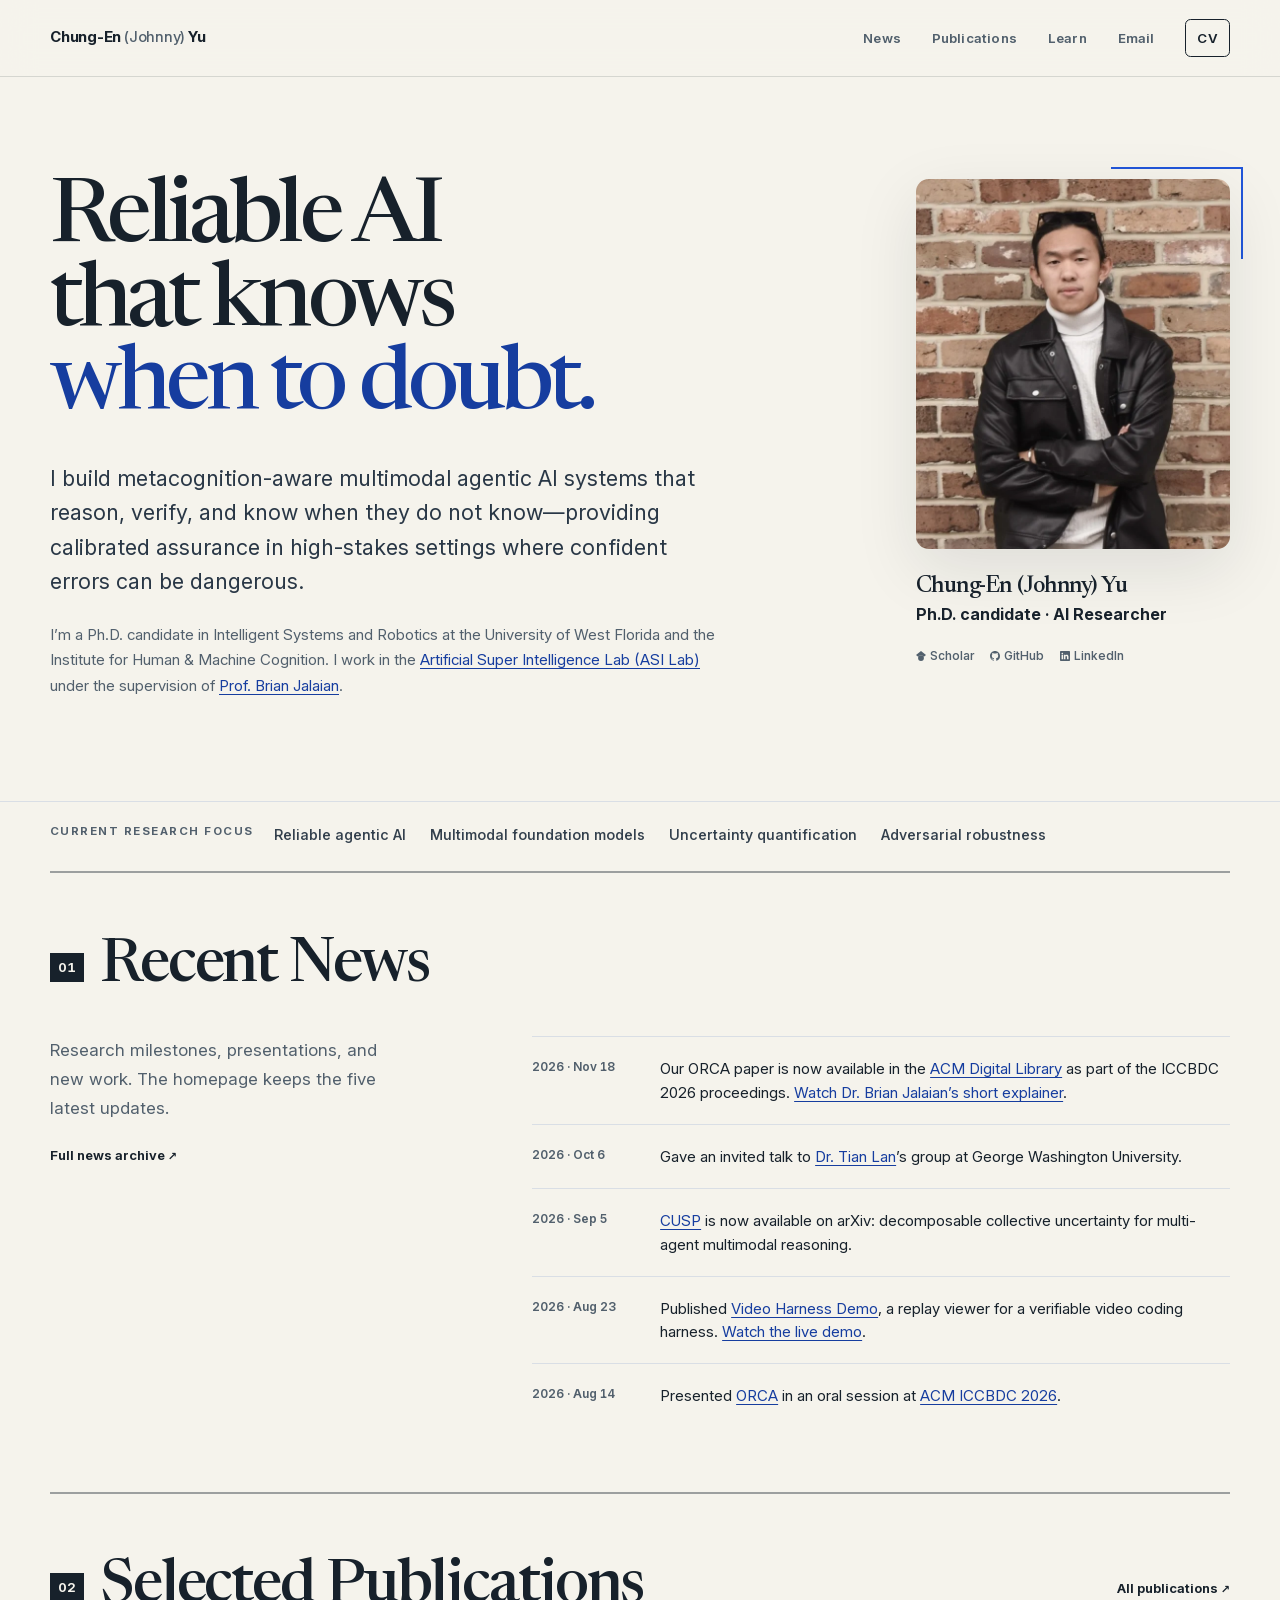
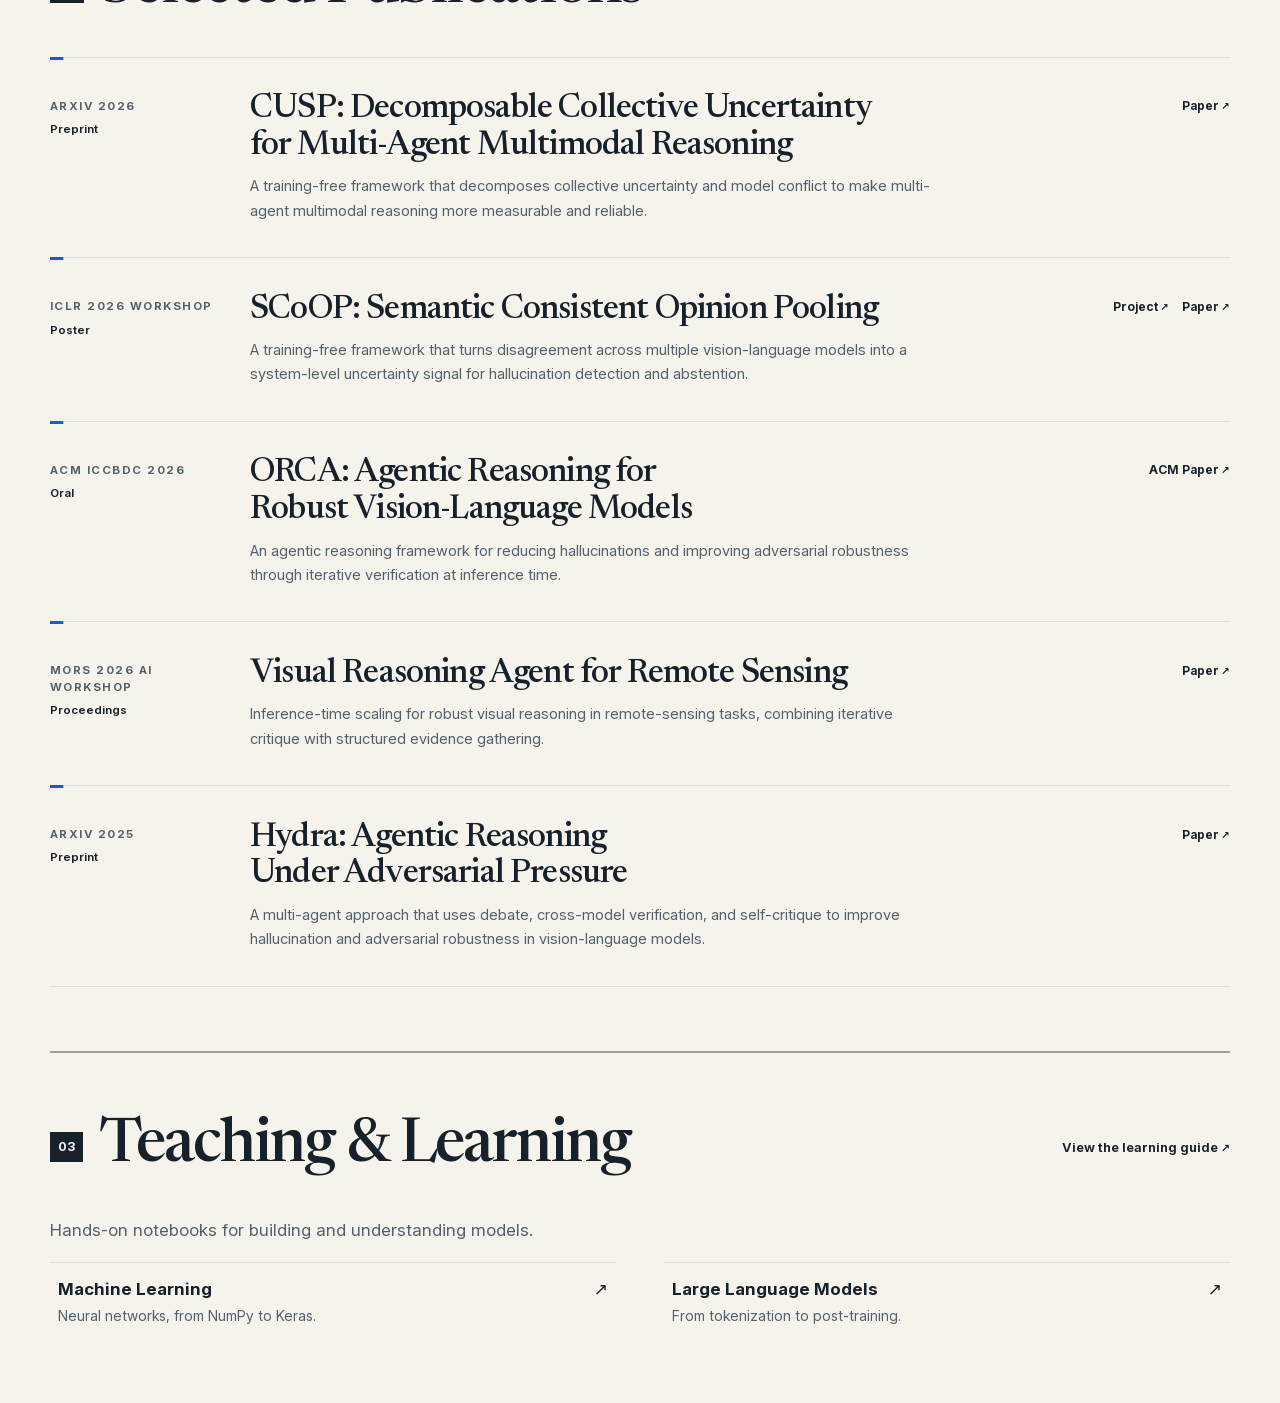
<file: index.html>
<!doctype html>
<html lang="en">
  <head>
    <meta charset="utf-8">
    <meta name="viewport" content="width=device-width, initial-scale=1">
    <meta name="color-scheme" content="light">
    <meta name="theme-color" content="#f5f3ec">
    <meta name="description" content="Chung-En (Johnny) Yu is a Ph.D. candidate researching reliable agentic AI, multimodal foundation models, uncertainty quantification, and adversarial robustness.">
    <meta property="og:type" content="profile">
    <meta property="og:title" content="Chung-En (Johnny) Yu — AI Researcher">
    <meta property="og:description" content="Researching reliable multimodal and agentic AI systems that can reason, verify, and know when to abstain.">
    <meta property="og:url" content="https://chungenyu6.github.io/my-personal-website/">
    <meta property="og:image" content="https://chungenyu6.github.io/my-personal-website/assets/images/social-card.jpg">
    <meta property="og:image:width" content="1200">
    <meta property="og:image:height" content="630">
    <meta property="og:image:alt" content="Chung-En (Johnny) Yu and the statement Reliable AI that knows when to doubt">
    <meta name="twitter:card" content="summary_large_image">
    <link rel="canonical" href="https://chungenyu6.github.io/my-personal-website/">
    <link rel="icon" href="./favicon.ico" sizes="any">
    <link rel="manifest" href="./site.webmanifest">
    <link rel="preload" href="./assets/fonts/inter-latin-variable.woff2" as="font" type="font/woff2" crossorigin>
    <link rel="preload" href="./assets/fonts/newsreader-latin-variable.woff2" as="font" type="font/woff2" crossorigin>
    <link rel="stylesheet" href="./assets/styles.css?v=home-spacing-1">
    <script src="./assets/site.js" defer></script>
    <title>Chung-En (Johnny) Yu — AI Researcher</title>
    <script type="application/ld+json">
      {
        "@context": "https://schema.org",
        "@type": "Person",
        "name": "Chung-En Yu",
        "alternateName": "Johnny Yu",
        "url": "https://chungenyu6.github.io/my-personal-website/",
        "image": "https://chungenyu6.github.io/my-personal-website/assets/images/johnny-yu.jpg",
        "email": "mailto:chungenyu6@gmail.com",
        "jobTitle": "Ph.D. Candidate and AI Researcher",
        "affiliation": [
          {"@type": "CollegeOrUniversity", "name": "University of West Florida"},
          {"@type": "Organization", "name": "Institute for Human & Machine Cognition"}
        ],
        "sameAs": [
          "https://github.com/chungenyu6",
          "https://www.linkedin.com/in/chung-en-yu/",
          "https://scholar.google.com/citations?user=OQ6yRW0AAAAJ"
        ],
        "knowsAbout": [
          "Reliable Agentic AI Systems",
          "Multimodal Foundation Models",
          "Uncertainty Quantification",
          "Adversarial Robustness",
          "Neurosymbolic AI"
        ]
      }
    </script>
  </head>
  <body>
    <a class="skip-link" href="#main-content">Skip to main content</a>

    <header class="site-header">
      <div class="site-shell site-header__inner">
        <a class="site-name" href="./" aria-current="page">Chung-En <span>(Johnny)</span> Yu</a>
        <nav class="site-nav" aria-label="Primary navigation">
          <a href="./news/">News</a>
          <a href="./publications/">Publications</a>
          <a href="./learn/">Learn</a>
          <button class="email-copy" type="button" data-email="chungenyu6@gmail.com" aria-label="Copy email address">Email</button>
          <a class="nav-cta" href="./assets/documents/cv-chung-en-johnny-yu.pdf">CV</a>
        </nav>
        <p class="copy-status" role="status" aria-live="polite"></p>
      </div>
    </header>

    <main id="main-content">
      <section class="hero site-shell" aria-labelledby="hero-title">
        <div class="hero-grid">
          <div>
            <h1 id="hero-title">Reliable AI that knows <em>when to doubt.</em></h1>
            <p class="hero-intro">
              I build metacognition-aware multimodal agentic AI systems that reason, verify, and know when they do not know—providing calibrated assurance in high-stakes settings where confident errors can be dangerous.
            </p>
            <p class="hero-affiliation">
              I’m a Ph.D. candidate in Intelligent Systems and Robotics at the University of West Florida and the Institute for Human &amp; Machine Cognition. I work in the <a href="https://asi.brianjalaian.com/">Artificial Super Intelligence Lab (ASI Lab)</a> under the supervision of <a href="https://brianjalaian.com/">Prof. Brian Jalaian</a>.
            </p>
          </div>

          <aside class="profile-card" aria-label="Researcher profile">
            <figure class="profile-portrait">
              <img
                class="profile-photo"
                src="./assets/images/johnny-yu-640.webp"
                width="640"
                height="750"
                alt="Chung-En (Johnny) Yu outdoors near the water"
                decoding="async"
                fetchpriority="high"
              >
              <figcaption class="profile-name">Chung-En (Johnny) Yu</figcaption>
            </figure>
            <p class="profile-role">Ph.D. candidate · AI Researcher</p>
            <ul class="profile-links" aria-label="Profiles">
              <!-- Scholar: Simple Icons; GitHub and LinkedIn: Bootstrap Icons (MIT). -->
              <li><a href="https://scholar.google.com/citations?user=OQ6yRW0AAAAJ">
                <svg width="10" height="10" viewBox="0 0 24 24" aria-hidden="true" focusable="false"><path d="M5.242 13.769L0 9.5 12 0l12 9.5-5.242 4.269C17.548 11.249 14.978 9.5 12 9.5c-2.977 0-5.548 1.748-6.758 4.269zM12 10a7 7 0 1 0 0 14 7 7 0 0 0 0-14z"/></svg>
                Scholar
              </a></li>
              <li><a href="https://github.com/chungenyu6">
                <svg width="10" height="10" viewBox="0 0 16 16" aria-hidden="true" focusable="false"><path d="M8 0C3.58 0 0 3.58 0 8c0 3.54 2.29 6.53 5.47 7.59.4.07.55-.17.55-.38 0-.19-.01-.82-.01-1.49-2.01.37-2.53-.49-2.69-.94-.09-.23-.48-.94-.82-1.13-.28-.15-.68-.52-.01-.53.63-.01 1.08.58 1.23.82.72 1.21 1.87.87 2.33.66.07-.52.28-.87.51-1.07-1.78-.2-3.64-.89-3.64-3.95 0-.87.31-1.59.82-2.15-.08-.2-.36-1.02.08-2.12 0 0 .67-.21 2.2.82.64-.18 1.32-.27 2-.27s1.36.09 2 .27c1.53-1.04 2.2-.82 2.2-.82.44 1.1.16 1.92.08 2.12.51.56.82 1.27.82 2.15 0 3.07-1.87 3.75-3.65 3.95.29.25.54.73.54 1.48 0 1.07-.01 1.93-.01 2.2 0 .21.15.46.55.38A8.01 8.01 0 0 0 16 8c0-4.42-3.58-8-8-8"/></svg>
                GitHub
              </a></li>
              <li><a href="https://www.linkedin.com/in/chung-en-yu/">
                <svg width="10" height="10" viewBox="0 0 16 16" aria-hidden="true" focusable="false"><path d="M0 1.146C0 .513.526 0 1.175 0h13.65C15.474 0 16 .513 16 1.146v13.708c0 .633-.526 1.146-1.175 1.146H1.175C.526 16 0 15.487 0 14.854zm4.943 12.248V6.169H2.542v7.225zm-1.2-8.212c.837 0 1.358-.554 1.358-1.248-.015-.709-.52-1.248-1.342-1.248S2.4 3.226 2.4 3.934c0 .694.521 1.248 1.327 1.248zm4.908 8.212V9.359c0-.216.016-.432.08-.586.173-.431.568-.878 1.232-.878.869 0 1.216.662 1.216 1.634v3.865h2.401V9.25c0-2.22-1.184-3.252-2.764-3.252-1.274 0-1.845.7-2.165 1.193v.025h-.016l.016-.025V6.169h-2.4c.03.678 0 7.225 0 7.225z"/></svg>
                LinkedIn
              </a></li>
            </ul>
          </aside>
        </div>
      </section>

      <div class="focus-strip">
        <div class="site-shell focus-strip__inner">
          <p class="meta-label">Current Research Focus</p>
          <ul class="focus-list">
            <li>Reliable agentic AI</li>
            <li>Multimodal foundation models</li>
            <li>Uncertainty quantification</li>
            <li>Adversarial robustness</li>
          </ul>
        </div>
      </div>

      <section class="content-section home-section site-shell" aria-labelledby="news-title">
        <header class="home-section-heading">
          <span class="home-section-number" aria-hidden="true">01</span>
          <h2 id="news-title">Recent News</h2>
        </header>
        <div class="news-grid">
          <div class="news-intro">
            <p>Research milestones, presentations, and new work. The homepage keeps the five latest updates.</p>
            <a class="text-link" href="./news/">Full news archive</a>
          </div>

          <ol class="news-list">
            <li class="news-item">
              <time datetime="2026-11-18">2026 · Nov 18</time>
              <p>Our ORCA paper is now available in the <a href="https://dl.acm.org/doi/abs/10.1145/3845965.3845967">ACM Digital Library</a> as part of the ICCBDC 2026 proceedings. <a href="https://brianjalaian.com/news/orca-acm">Watch Dr. Brian Jalaian’s short explainer</a>.</p>
            </li>
            <li class="news-item">
              <time datetime="2026-10-06">2026 · Oct 6</time>
              <p>Gave an invited talk to <a href="https://www.linkedin.com/in/tian-lan-111216b5/">Dr. Tian Lan</a>’s group at George Washington University.</p>
            </li>
            <li class="news-item">
              <time datetime="2026-09-05">2026 · Sep 5</time>
              <p><a href="https://arxiv.org/abs/2609.05708">CUSP</a> is now available on arXiv: decomposable collective uncertainty for multi-agent multimodal reasoning.</p>
            </li>
            <li class="news-item">
              <time datetime="2026-08-23">2026 · Aug 23</time>
              <p>Published <a href="https://github.com/chungenyu6/video-harness-demo">Video Harness Demo</a>, a replay viewer for a verifiable video coding harness. <a href="https://chungenyu6.github.io/video-harness-demo/">Watch the live demo</a>.</p>
            </li>
            <li class="news-item">
              <time datetime="2026-08-14">2026 · Aug 14</time>
              <p>Presented <a href="https://doi.org/10.48550/arXiv.2509.15435">ORCA</a> in an oral session at <a href="https://www.iccbdc.org/">ACM ICCBDC 2026</a>.</p>
            </li>
          </ol>
        </div>
      </section>

      <section class="content-section home-section site-shell" id="research" aria-labelledby="research-title">
        <header class="home-section-heading">
          <span class="home-section-number" aria-hidden="true">02</span>
          <h2 id="research-title">Selected Publications</h2>
          <a class="text-link" href="./publications/">All publications</a>
        </header>

        <ol class="research-list">
          <li class="research-record">
            <p class="record-meta">arXiv 2026 <span>Preprint</span></p>
            <div class="record-body">
              <h3>CUSP: Decomposable Collective Uncertainty for Multi-Agent Multimodal Reasoning</h3>
              <p>A training-free framework that decomposes collective uncertainty and model conflict to make multi-agent multimodal reasoning more measurable and reliable.</p>
            </div>
            <div class="record-actions" aria-label="CUSP links">
              <a class="record-link" href="https://arxiv.org/abs/2609.05708">Paper</a>
            </div>
          </li>

          <li class="research-record">
            <p class="record-meta">ICLR 2026 Workshop <span>Poster</span></p>
            <div class="record-body">
              <h3>SCoOP: Semantic Consistent Opinion Pooling</h3>
              <p>A training-free framework that turns disagreement across multiple vision-language models into a system-level uncertainty signal for hallucination detection and abstention.</p>
            </div>
            <div class="record-actions" aria-label="SCoOP links">
              <a class="record-link" href="./research/scoop/">Project</a>
              <a class="record-link" href="https://doi.org/10.48550/arXiv.2603.23853">Paper</a>
            </div>
          </li>

          <li class="research-record">
            <p class="record-meta">ACM ICCBDC 2026 <span>Oral</span></p>
            <div class="record-body">
              <h3>ORCA: Agentic Reasoning for Robust Vision-Language Models</h3>
              <p>An agentic reasoning framework for reducing hallucinations and improving adversarial robustness through iterative verification at inference time.</p>
            </div>
            <div class="record-actions" aria-label="ORCA links">
              <a class="record-link" href="https://dl.acm.org/doi/abs/10.1145/3845965.3845967">ACM Paper</a>
            </div>
          </li>

          <li class="research-record">
            <p class="record-meta">MORS 2026 AI Workshop <span>Proceedings</span></p>
            <div class="record-body">
              <h3>Visual Reasoning Agent for Remote Sensing</h3>
              <p>Inference-time scaling for robust visual reasoning in remote-sensing tasks, combining iterative critique with structured evidence gathering.</p>
            </div>
            <div class="record-actions" aria-label="Visual Reasoning Agent links">
              <a class="record-link" href="https://doi.org/10.48550/arXiv.2509.16343">Paper</a>
            </div>
          </li>

          <li class="research-record">
            <p class="record-meta">arXiv 2025 <span>Preprint</span></p>
            <div class="record-body">
              <h3>Hydra: Agentic Reasoning Under Adversarial Pressure</h3>
              <p>A multi-agent approach that uses debate, cross-model verification, and self-critique to improve hallucination and adversarial robustness in vision-language models.</p>
            </div>
            <div class="record-actions" aria-label="Hydra links">
              <a class="record-link" href="https://doi.org/10.48550/arXiv.2504.14395">Paper</a>
            </div>
          </li>
        </ol>
      </section>

      <section class="content-section home-section site-shell" aria-labelledby="learn-title">
        <header class="home-section-heading">
          <span class="home-section-number" aria-hidden="true">03</span>
          <h2 id="learn-title">Teaching &amp; Learning</h2>
          <a class="text-link" href="./learn/">View the learning guide</a>
        </header>
        <p class="home-teaching-intro">Hands-on notebooks for building and understanding models.</p>
        <ul class="teaching-list home-teaching-list">
          <li><a class="teaching-link" href="./learn/#machine-learning"><span><strong>Machine Learning</strong><small>Neural networks, from NumPy to Keras.</small></span><span aria-hidden="true">↗</span></a></li>
          <li><a class="teaching-link" href="./learn/#language-models"><span><strong>Large Language Models</strong><small>From tokenization to post-training.</small></span><span aria-hidden="true">↗</span></a></li>
        </ul>
      </section>
    </main>

  </body>
</html>
</file>
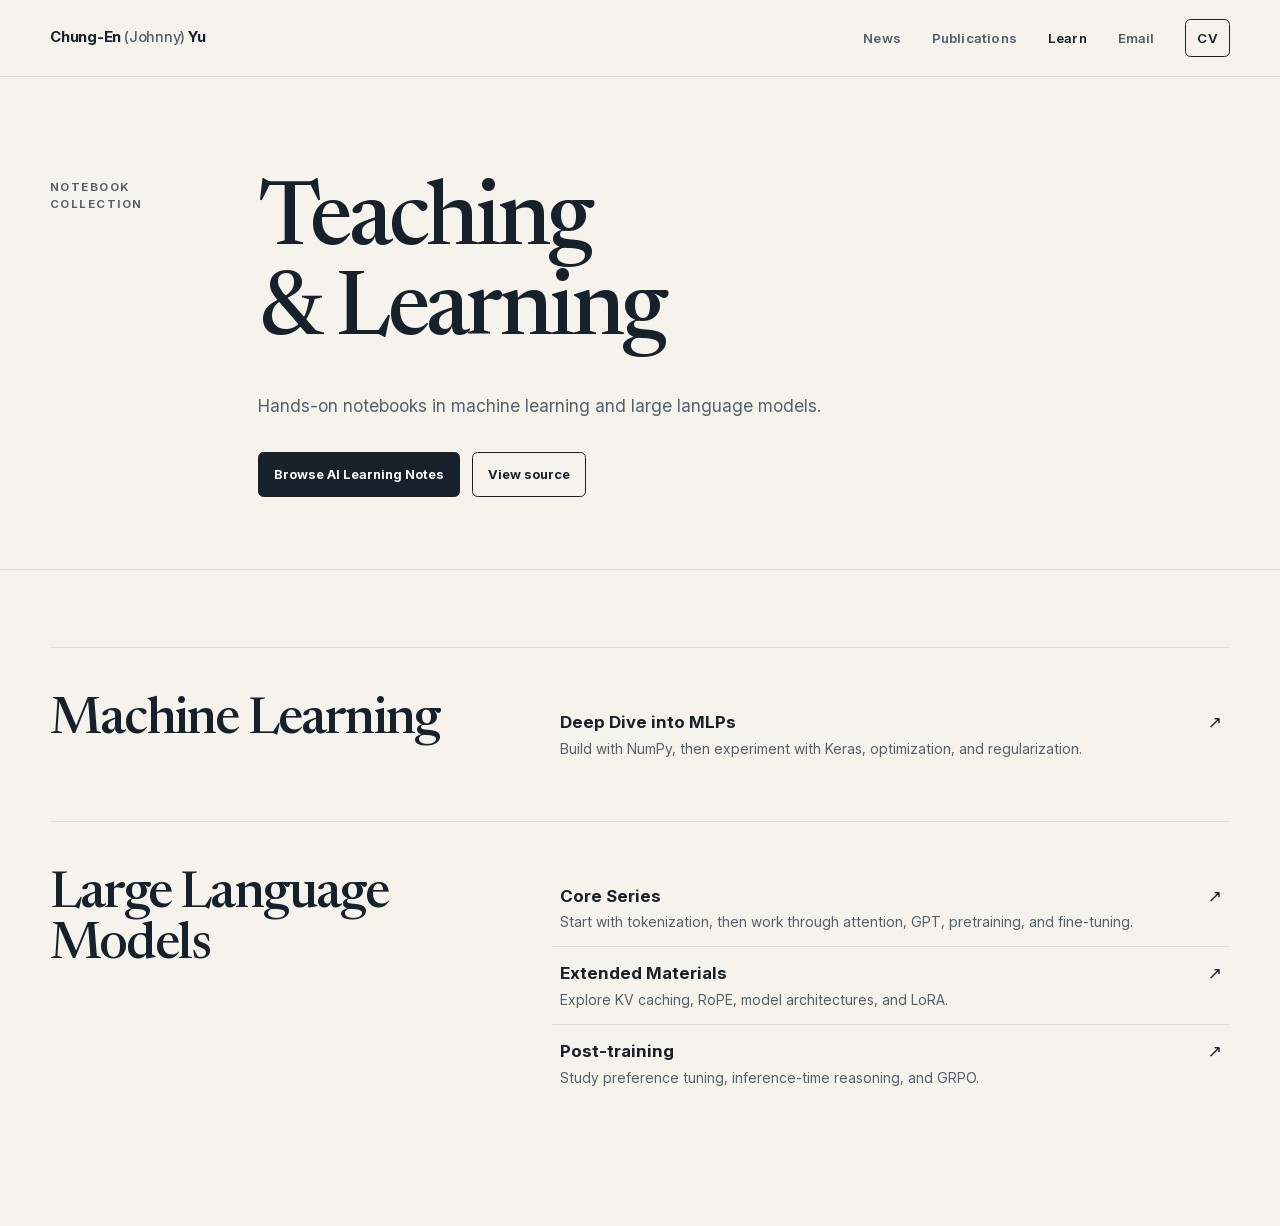
<file: learn/index.html>
<!doctype html>
<html lang="en">
  <head>
    <meta charset="utf-8">
    <meta name="viewport" content="width=device-width, initial-scale=1">
    <meta name="color-scheme" content="light">
    <meta name="theme-color" content="#f5f3ec">
    <meta name="description" content="Teaching and learning materials by Chung-En (Johnny) Yu: hands-on notebooks in machine learning, language model foundations, and post-training.">
    <meta property="og:type" content="website">
    <meta property="og:title" content="Learn — Chung-En (Johnny) Yu">
    <meta property="og:description" content="Explore machine learning notebooks, the core LLM series, extended materials, and post-training.">
    <meta property="og:url" content="https://chungenyu6.github.io/my-personal-website/learn/">
    <meta property="og:image" content="https://chungenyu6.github.io/my-personal-website/assets/images/social-card.jpg">
    <meta property="og:image:width" content="1200">
    <meta property="og:image:height" content="630">
    <meta property="og:image:alt" content="Chung-En (Johnny) Yu and the statement Reliable AI that knows when to doubt">
    <meta name="twitter:card" content="summary_large_image">
    <link rel="canonical" href="https://chungenyu6.github.io/my-personal-website/learn/">
    <link rel="icon" href="../favicon.ico" sizes="any">
    <link rel="preload" href="../assets/fonts/inter-latin-variable.woff2" as="font" type="font/woff2" crossorigin>
    <link rel="preload" href="../assets/fonts/newsreader-latin-variable.woff2" as="font" type="font/woff2" crossorigin>
    <link rel="stylesheet" href="../assets/styles.css">
    <script src="../assets/site.js" defer></script>
    <title>Learn — Chung-En (Johnny) Yu</title>
  </head>
  <body>
    <a class="skip-link" href="#main-content">Skip to main content</a>

    <header class="site-header">
      <div class="site-shell site-header__inner">
        <a class="site-name" href="../">Chung-En <span>(Johnny)</span> Yu</a>
        <nav class="site-nav" aria-label="Primary navigation">
          <a href="../news/">News</a>
          <a href="../publications/">Publications</a>
          <a href="./" aria-current="page">Learn</a>
          <button class="email-copy" type="button" data-email="chungenyu6@gmail.com" aria-label="Copy email address">Email</button>
          <a class="nav-cta" href="../assets/documents/cv-chung-en-johnny-yu.pdf">CV</a>
        </nav>
        <p class="copy-status" role="status" aria-live="polite"></p>
      </div>
    </header>

    <main id="main-content">
      <header class="subpage-hero">
        <div class="site-shell subpage-heading">
          <p class="section-index">Notebook collection</p>
          <div>
            <h1>Teaching &amp; Learning</h1>
            <p class="subpage-heading__intro">Hands-on notebooks in machine learning and large language models.</p>
            <div class="button-row button-row--spaced">
              <a class="button button--solid" href="https://chungenyu6.github.io/ai-learning-notebooks/">Browse AI Learning Notes</a>
              <a class="button" href="https://github.com/chungenyu6/ai-learning-notebooks">View source</a>
            </div>
          </div>
        </div>
      </header>

      <div class="site-shell teaching-catalog">
        <section class="teaching-overview" id="machine-learning" aria-labelledby="ml-title">
          <h2 id="ml-title">Machine Learning</h2>
          <ul class="teaching-list">
          <li><a class="teaching-link" href="https://chungenyu6.github.io/ai-learning-notebooks/dl-mlp-all-techniques"><span><strong>Deep Dive into MLPs</strong><small>Build with NumPy, then experiment with Keras, optimization, and regularization.</small></span><span aria-hidden="true">↗</span></a></li>
          </ul>
        </section>
        <section class="teaching-overview" id="language-models" aria-labelledby="llm-title">
          <h2 id="llm-title">Large Language Models</h2>
          <ul class="teaching-list">
          <li><a class="teaching-link" href="https://chungenyu6.github.io/ai-learning-notebooks/tokenization"><span><strong>Core Series</strong><small>Start with tokenization, then work through attention, GPT, pretraining, and fine-tuning.</small></span><span aria-hidden="true">↗</span></a></li>
          <li><a class="teaching-link" href="https://chungenyu6.github.io/ai-learning-notebooks/extended-materials"><span><strong>Extended Materials</strong><small>Explore KV caching, RoPE, model architectures, and LoRA.</small></span><span aria-hidden="true">↗</span></a></li>
          <li><a class="teaching-link" href="https://chungenyu6.github.io/ai-learning-notebooks/post-training"><span><strong>Post-training</strong><small>Study preference tuning, inference-time reasoning, and GRPO.</small></span><span aria-hidden="true">↗</span></a></li>
          </ul>
        </section>
      </div>
    </main>

  </body>
</html>
</file>
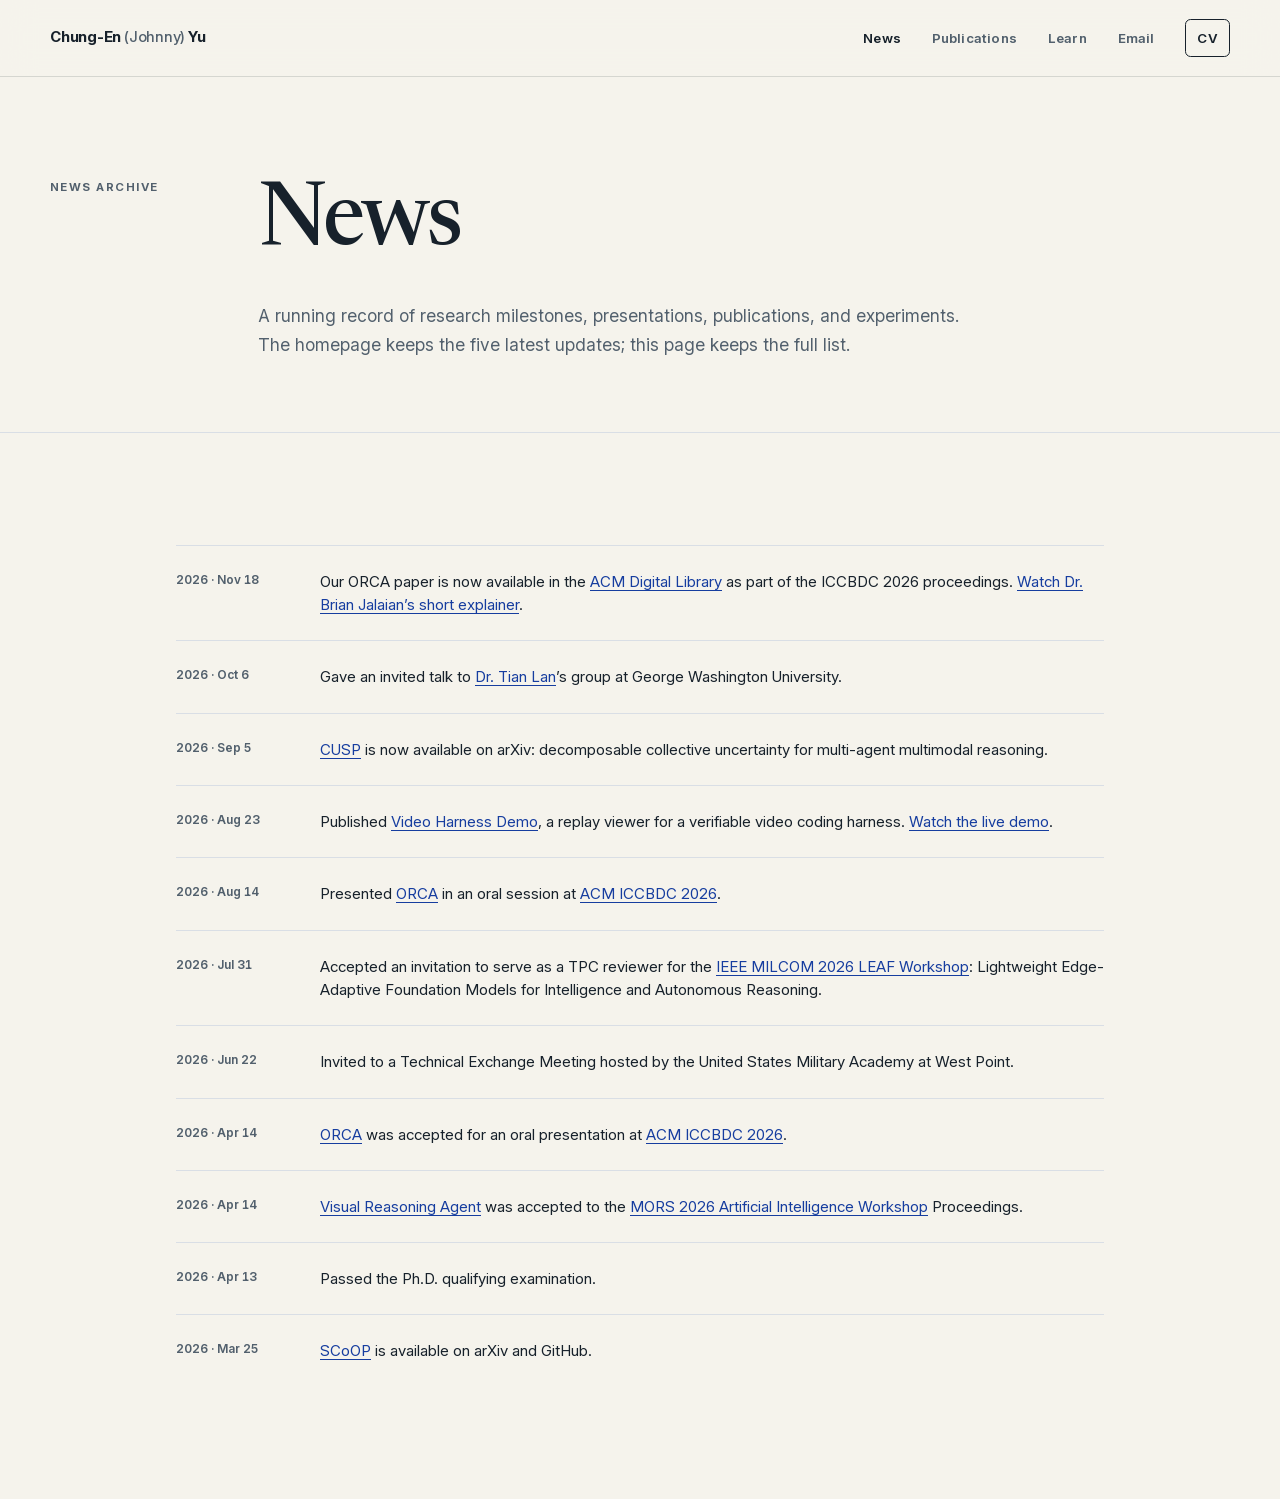
<file: news/index.html>
<!doctype html>
<html lang="en">
  <head>
    <meta charset="utf-8">
    <meta name="viewport" content="width=device-width, initial-scale=1">
    <meta name="color-scheme" content="light">
    <meta name="theme-color" content="#f5f3ec">
    <meta name="description" content="News and research milestones from Chung-En (Johnny) Yu, including presentations, publications, and new demos.">
    <meta property="og:type" content="website">
    <meta property="og:title" content="News — Chung-En (Johnny) Yu">
    <meta property="og:description" content="A running record of research milestones, presentations, and new work.">
    <meta property="og:url" content="https://chungenyu6.github.io/my-personal-website/news/">
    <meta property="og:image" content="https://chungenyu6.github.io/my-personal-website/assets/images/social-card.jpg">
    <meta property="og:image:width" content="1200">
    <meta property="og:image:height" content="630">
    <meta property="og:image:alt" content="Chung-En (Johnny) Yu and the statement Reliable AI that knows when to doubt">
    <meta name="twitter:card" content="summary_large_image">
    <link rel="canonical" href="https://chungenyu6.github.io/my-personal-website/news/">
    <link rel="icon" href="../favicon.ico" sizes="any">
    <link rel="preload" href="../assets/fonts/inter-latin-variable.woff2" as="font" type="font/woff2" crossorigin>
    <link rel="preload" href="../assets/fonts/newsreader-latin-variable.woff2" as="font" type="font/woff2" crossorigin>
    <link rel="stylesheet" href="../assets/styles.css">
    <script src="../assets/site.js" defer></script>
    <title>News — Chung-En (Johnny) Yu</title>
  </head>
  <body>
    <a class="skip-link" href="#main-content">Skip to main content</a>

    <header class="site-header">
      <div class="site-shell site-header__inner">
        <a class="site-name" href="../">Chung-En <span>(Johnny)</span> Yu</a>
        <nav class="site-nav" aria-label="Primary navigation">
          <a href="./" aria-current="page">News</a>
          <a href="../publications/">Publications</a>
          <a href="../learn/">Learn</a>
          <button class="email-copy" type="button" data-email="chungenyu6@gmail.com" aria-label="Copy email address">Email</button>
          <a class="nav-cta" href="../assets/documents/cv-chung-en-johnny-yu.pdf">CV</a>
        </nav>
        <p class="copy-status" role="status" aria-live="polite"></p>
      </div>
    </header>

    <main id="main-content">
      <header class="subpage-hero">
        <div class="site-shell subpage-heading">
          <p class="section-index">News archive</p>
          <div>
            <h1>News</h1>
            <p class="subpage-heading__intro">
              A running record of research milestones, presentations, publications, and experiments. The homepage keeps the five latest updates; this page keeps the full list.
            </p>
          </div>
        </div>
      </header>

      <section class="content-section site-shell" aria-labelledby="news-archive-title">
        <h2 class="visually-hidden" id="news-archive-title">All news</h2>
        <ol class="news-archive news-list">
          <li class="news-item">
            <time datetime="2026-11-18">2026 · Nov 18</time>
            <p>Our ORCA paper is now available in the <a href="https://dl.acm.org/doi/abs/10.1145/3845965.3845967">ACM Digital Library</a> as part of the ICCBDC 2026 proceedings. <a href="https://brianjalaian.com/news/orca-acm">Watch Dr. Brian Jalaian’s short explainer</a>.</p>
          </li>
          <li class="news-item">
            <time datetime="2026-10-06">2026 · Oct 6</time>
            <p>Gave an invited talk to <a href="https://www.linkedin.com/in/tian-lan-111216b5/">Dr. Tian Lan</a>’s group at George Washington University.</p>
          </li>
          <li class="news-item">
            <time datetime="2026-09-05">2026 · Sep 5</time>
            <p><a href="https://arxiv.org/abs/2609.05708">CUSP</a> is now available on arXiv: decomposable collective uncertainty for multi-agent multimodal reasoning.</p>
          </li>
          <li class="news-item">
            <time datetime="2026-08-23">2026 · Aug 23</time>
            <p>Published <a href="https://github.com/chungenyu6/video-harness-demo">Video Harness Demo</a>, a replay viewer for a verifiable video coding harness. <a href="https://chungenyu6.github.io/video-harness-demo/">Watch the live demo</a>.</p>
          </li>
          <li class="news-item">
            <time datetime="2026-08-14">2026 · Aug 14</time>
            <p>Presented <a href="https://doi.org/10.48550/arXiv.2509.15435">ORCA</a> in an oral session at <a href="https://www.iccbdc.org/">ACM ICCBDC 2026</a>.</p>
          </li>
          <li class="news-item">
            <time datetime="2026-07-31">2026 · Jul 31</time>
            <p>Accepted an invitation to serve as a TPC reviewer for the <a href="https://milcom2026.ieee-milcom.org/ieee-milcom-2026-211/pages/leaf-lightweight-edge-adaptive-foundation-models-intelligence-and-0">IEEE MILCOM 2026 LEAF Workshop</a>: Lightweight Edge-Adaptive Foundation Models for Intelligence and Autonomous Reasoning.</p>
          </li>
          <li class="news-item">
            <time datetime="2026-06-22">2026 · Jun 22</time>
            <p>Invited to a Technical Exchange Meeting hosted by the United States Military Academy at West Point.</p>
          </li>
          <li class="news-item">
            <time datetime="2026-04-14">2026 · Apr 14</time>
            <p><a href="https://doi.org/10.48550/arXiv.2509.15435">ORCA</a> was accepted for an oral presentation at <a href="https://www.iccbdc.org/">ACM ICCBDC 2026</a>.</p>
          </li>
          <li class="news-item">
            <time datetime="2026-04-14">2026 · Apr 14</time>
            <p><a href="https://doi.org/10.48550/arXiv.2509.16343">Visual Reasoning Agent</a> was accepted to the <a href="https://www.mors.org/events/workshops/ai-workshop?_zs=vCwnh&amp;_zl=IC3s4">MORS 2026 Artificial Intelligence Workshop</a> Proceedings.</p>
          </li>
          <li class="news-item">
            <time datetime="2026-04-13">2026 · Apr 13</time>
            <p>Passed the Ph.D. qualifying examination.</p>
          </li>
          <li class="news-item">
            <time datetime="2026-03-25">2026 · Mar 25</time>
            <p><a href="../research/scoop/">SCoOP</a> is available on arXiv and GitHub.</p>
          </li>
        </ol>
      </section>
    </main>

  </body>
</html>
</file>
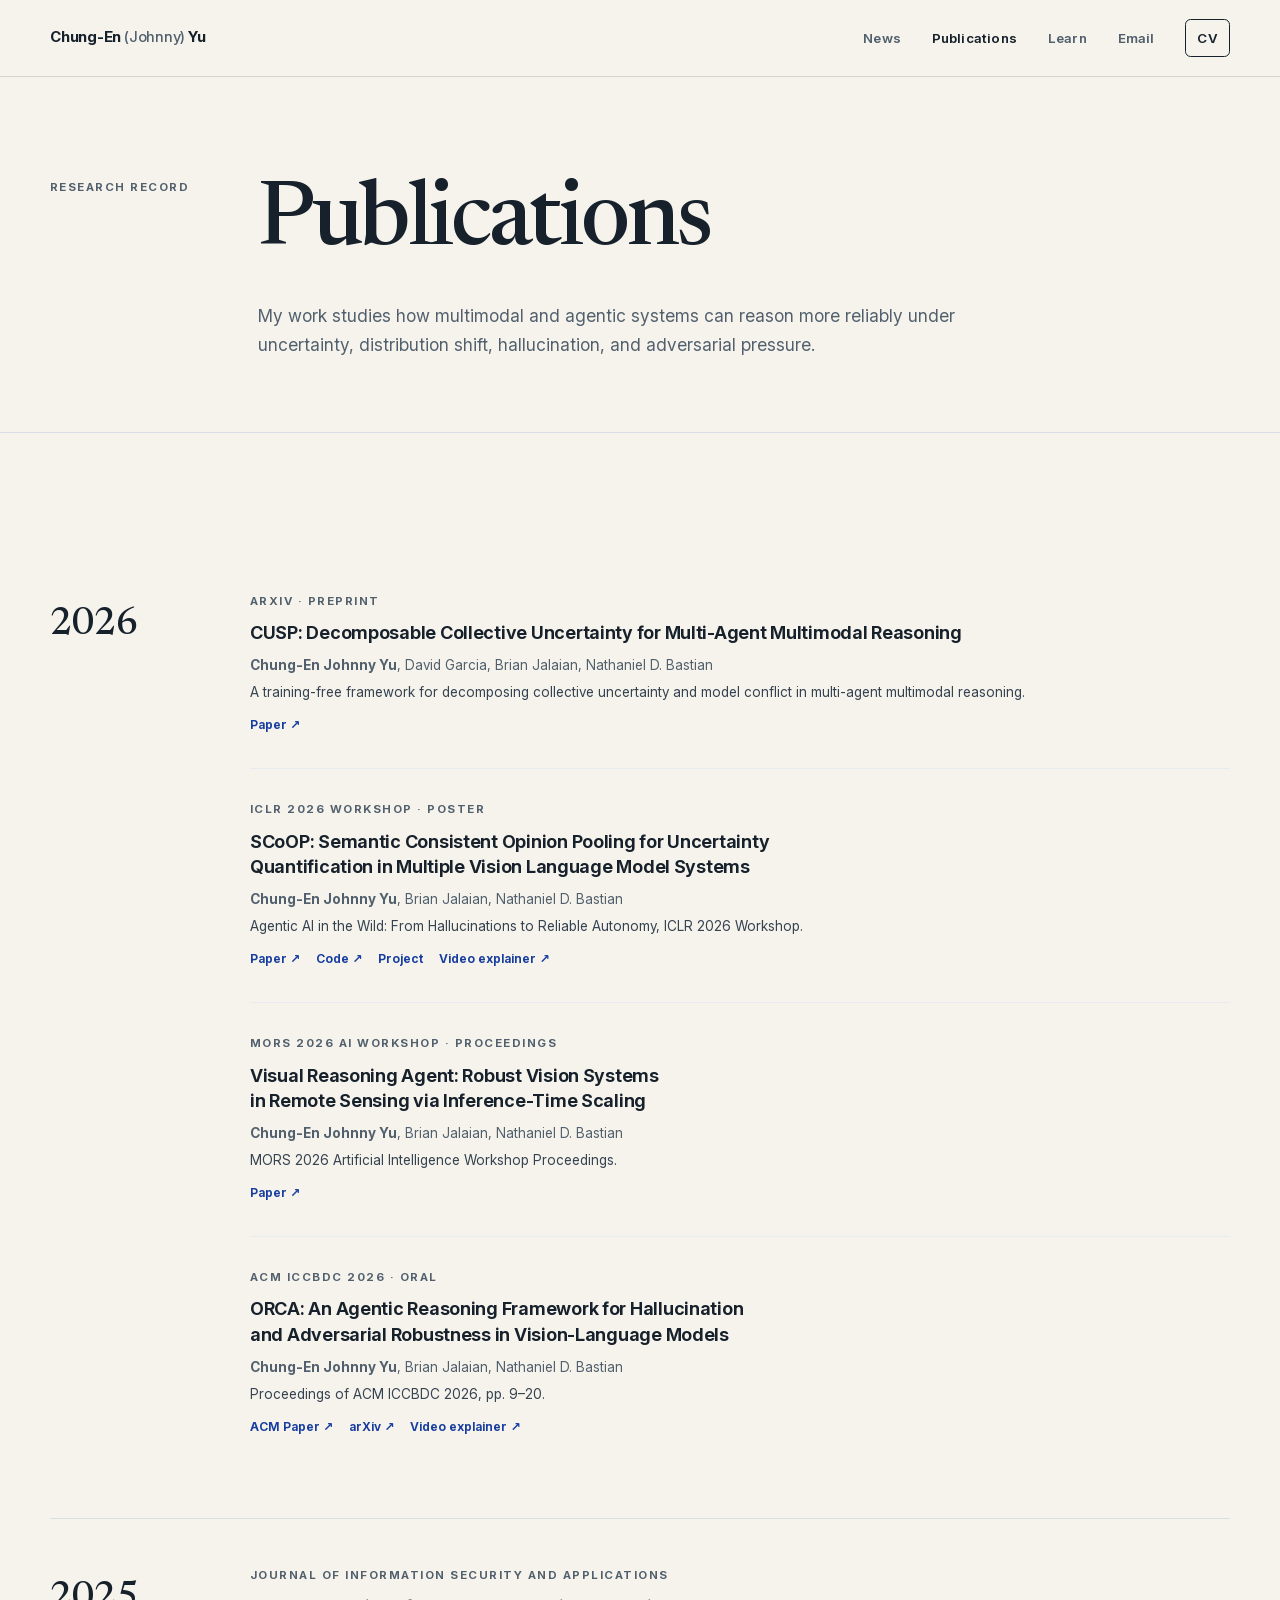
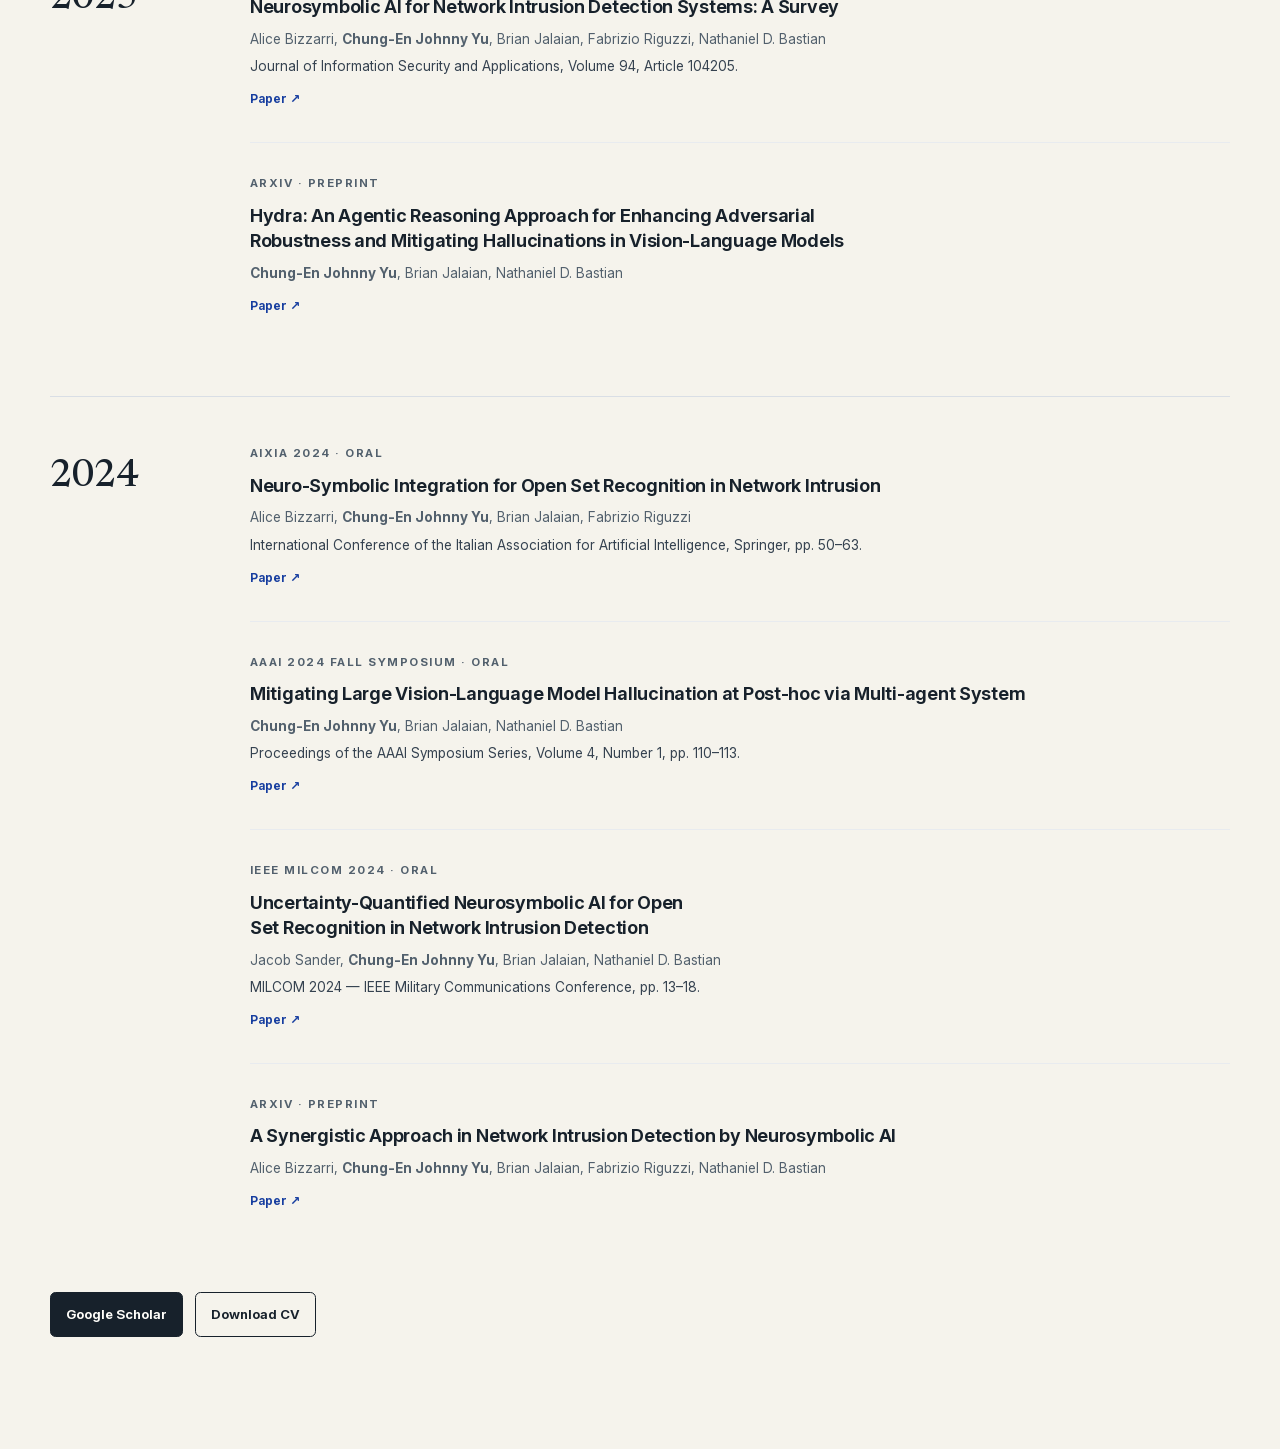
<file: publications/index.html>
<!doctype html>
<html lang="en">
  <head>
    <meta charset="utf-8">
    <meta name="viewport" content="width=device-width, initial-scale=1">
    <meta name="color-scheme" content="light">
    <meta name="theme-color" content="#f5f3ec">
    <meta name="description" content="Publications by Chung-En (Johnny) Yu on reliable agentic AI, multimodal foundation models, uncertainty quantification, and neurosymbolic AI.">
    <meta property="og:type" content="website">
    <meta property="og:title" content="Publications — Chung-En (Johnny) Yu">
    <meta property="og:description" content="Research on reliable agentic AI, multimodal models, uncertainty, robustness, and neurosymbolic systems.">
    <meta property="og:url" content="https://chungenyu6.github.io/my-personal-website/publications/">
    <meta property="og:image" content="https://chungenyu6.github.io/my-personal-website/assets/images/social-card.jpg">
    <meta property="og:image:width" content="1200">
    <meta property="og:image:height" content="630">
    <meta property="og:image:alt" content="Chung-En (Johnny) Yu and the statement Reliable AI that knows when to doubt">
    <meta name="twitter:card" content="summary_large_image">
    <link rel="canonical" href="https://chungenyu6.github.io/my-personal-website/publications/">
    <link rel="icon" href="../favicon.ico" sizes="any">
    <link rel="preload" href="../assets/fonts/inter-latin-variable.woff2" as="font" type="font/woff2" crossorigin>
    <link rel="preload" href="../assets/fonts/newsreader-latin-variable.woff2" as="font" type="font/woff2" crossorigin>
    <link rel="stylesheet" href="../assets/styles.css">
    <script src="../assets/site.js" defer></script>
    <title>Publications — Chung-En (Johnny) Yu</title>
  </head>
  <body>
    <a class="skip-link" href="#main-content">Skip to main content</a>

    <header class="site-header">
      <div class="site-shell site-header__inner">
        <a class="site-name" href="../">Chung-En <span>(Johnny)</span> Yu</a>
        <nav class="site-nav" aria-label="Primary navigation">
          <a href="../news/">News</a>
          <a href="./" aria-current="page">Publications</a>
          <a href="../learn/">Learn</a>
          <button class="email-copy" type="button" data-email="chungenyu6@gmail.com" aria-label="Copy email address">Email</button>
          <a class="nav-cta" href="../assets/documents/cv-chung-en-johnny-yu.pdf">CV</a>
        </nav>
        <p class="copy-status" role="status" aria-live="polite"></p>
      </div>
    </header>

    <main id="main-content">
      <header class="subpage-hero">
        <div class="site-shell subpage-heading">
          <p class="section-index">Research record</p>
          <div>
            <h1>Publications</h1>
            <p class="subpage-heading__intro">
              My work studies how multimodal and agentic systems can reason more reliably under uncertainty, distribution shift, hallucination, and adversarial pressure.
            </p>
          </div>
        </div>
      </header>

      <div class="site-shell content-section">
        <section class="year-group" aria-labelledby="year-2026">
          <h2 class="year-label" id="year-2026">2026</h2>
          <ol class="publication-list">
            <li class="publication-item">
              <p class="publication-venue">arXiv · Preprint</p>
              <h2>CUSP: Decomposable Collective Uncertainty for Multi-Agent Multimodal Reasoning</h2>
              <p class="publication-authors"><strong>Chung-En Johnny Yu</strong>, David Garcia, Brian Jalaian, Nathaniel D. Bastian</p>
              <p class="publication-details">A training-free framework for decomposing collective uncertainty and model conflict in multi-agent multimodal reasoning.</p>
              <div class="publication-links">
                <a href="https://arxiv.org/abs/2609.05708">Paper ↗</a>
              </div>
            </li>

            <li class="publication-item">
              <p class="publication-venue">ICLR 2026 Workshop · Poster</p>
              <h2>SCoOP: Semantic Consistent Opinion Pooling for Uncertainty Quantification in Multiple Vision Language Model Systems</h2>
              <p class="publication-authors"><strong>Chung-En Johnny Yu</strong>, Brian Jalaian, Nathaniel D. Bastian</p>
              <p class="publication-details">Agentic AI in the Wild: From Hallucinations to Reliable Autonomy, ICLR 2026 Workshop.</p>
              <div class="publication-links">
                <a href="https://doi.org/10.48550/arXiv.2603.23853">Paper ↗</a>
                <a href="https://github.com/chungenyu6/SCoOP">Code ↗</a>
                <a href="../research/scoop/">Project</a>
                <a href="https://brianjalaian.com/news/scoop-video">Video explainer ↗</a>
              </div>
            </li>

            <li class="publication-item">
              <p class="publication-venue">MORS 2026 AI Workshop · Proceedings</p>
              <h2>Visual Reasoning Agent: Robust Vision Systems in Remote Sensing via Inference-Time Scaling</h2>
              <p class="publication-authors"><strong>Chung-En Johnny Yu</strong>, Brian Jalaian, Nathaniel D. Bastian</p>
              <p class="publication-details">MORS 2026 Artificial Intelligence Workshop Proceedings.</p>
              <div class="publication-links">
                <a href="https://doi.org/10.48550/arXiv.2509.16343">Paper ↗</a>
              </div>
            </li>

            <li class="publication-item">
              <p class="publication-venue">ACM ICCBDC 2026 · Oral</p>
              <h2>ORCA: An Agentic Reasoning Framework for Hallucination and Adversarial Robustness in Vision-Language Models</h2>
              <p class="publication-authors"><strong>Chung-En Johnny Yu</strong>, Brian Jalaian, Nathaniel D. Bastian</p>
              <p class="publication-details">Proceedings of ACM ICCBDC 2026, pp. 9–20.</p>
              <div class="publication-links">
                <a href="https://dl.acm.org/doi/abs/10.1145/3845965.3845967">ACM Paper ↗</a>
                <a href="https://doi.org/10.48550/arXiv.2509.15435">arXiv ↗</a>
                <a href="https://brianjalaian.com/news/orca-acm">Video explainer ↗</a>
              </div>
            </li>
          </ol>
        </section>

        <section class="year-group" aria-labelledby="year-2025">
          <h2 class="year-label" id="year-2025">2025</h2>
          <ol class="publication-list">
            <li class="publication-item">
              <p class="publication-venue">Journal of Information Security and Applications</p>
              <h2>Neurosymbolic AI for Network Intrusion Detection Systems: A Survey</h2>
              <p class="publication-authors">Alice Bizzarri, <strong>Chung-En Johnny Yu</strong>, Brian Jalaian, Fabrizio Riguzzi, Nathaniel D. Bastian</p>
              <p class="publication-details">Journal of Information Security and Applications, Volume 94, Article 104205.</p>
              <div class="publication-links">
                <a href="https://www.sciencedirect.com/science/article/pii/S221421262500242X">Paper ↗</a>
              </div>
            </li>

            <li class="publication-item">
              <p class="publication-venue">arXiv · Preprint</p>
              <h2>Hydra: An Agentic Reasoning Approach for Enhancing Adversarial Robustness and Mitigating Hallucinations in Vision-Language Models</h2>
              <p class="publication-authors"><strong>Chung-En Johnny Yu</strong>, Brian Jalaian, Nathaniel D. Bastian</p>
              <div class="publication-links">
                <a href="https://doi.org/10.48550/arXiv.2504.14395">Paper ↗</a>
              </div>
            </li>
          </ol>
        </section>

        <section class="year-group" aria-labelledby="year-2024">
          <h2 class="year-label" id="year-2024">2024</h2>
          <ol class="publication-list">
            <li class="publication-item">
              <p class="publication-venue">AIxIA 2024 · Oral</p>
              <h2>Neuro-Symbolic Integration for Open Set Recognition in Network Intrusion</h2>
              <p class="publication-authors">Alice Bizzarri, <strong>Chung-En Johnny Yu</strong>, Brian Jalaian, Fabrizio Riguzzi</p>
              <p class="publication-details">International Conference of the Italian Association for Artificial Intelligence, Springer, pp. 50–63.</p>
              <div class="publication-links">
                <a href="https://scholar.google.com/citations?view_op=view_citation&amp;hl=en&amp;user=OQ6yRW0AAAAJ&amp;sortby=pubdate&amp;citation_for_view=OQ6yRW0AAAAJ:2osOgNQ5qMEC">Paper ↗</a>
              </div>
            </li>

            <li class="publication-item">
              <p class="publication-venue">AAAI 2024 Fall Symposium · Oral</p>
              <h2>Mitigating Large Vision-Language Model Hallucination at Post-hoc via Multi-agent System</h2>
              <p class="publication-authors"><strong>Chung-En Johnny Yu</strong>, Brian Jalaian, Nathaniel D. Bastian</p>
              <p class="publication-details">Proceedings of the AAAI Symposium Series, Volume 4, Number 1, pp. 110–113.</p>
              <div class="publication-links">
                <a href="https://ojs.aaai.org/index.php/AAAI-SS/article/view/31780">Paper ↗</a>
              </div>
            </li>

            <li class="publication-item">
              <p class="publication-venue">IEEE MILCOM 2024 · Oral</p>
              <h2>Uncertainty-Quantified Neurosymbolic AI for Open Set Recognition in Network Intrusion Detection</h2>
              <p class="publication-authors">Jacob Sander, <strong>Chung-En Johnny Yu</strong>, Brian Jalaian, Nathaniel D. Bastian</p>
              <p class="publication-details">MILCOM 2024 — IEEE Military Communications Conference, pp. 13–18.</p>
              <div class="publication-links">
                <a href="https://ieeexplore.ieee.org/abstract/document/10773953/">Paper ↗</a>
              </div>
            </li>

            <li class="publication-item">
              <p class="publication-venue">arXiv · Preprint</p>
              <h2>A Synergistic Approach in Network Intrusion Detection by Neurosymbolic AI</h2>
              <p class="publication-authors">Alice Bizzarri, <strong>Chung-En Johnny Yu</strong>, Brian Jalaian, Fabrizio Riguzzi, Nathaniel D. Bastian</p>
              <div class="publication-links">
                <a href="https://doi.org/10.48550/arXiv.2406.00938">Paper ↗</a>
              </div>
            </li>
          </ol>
        </section>

        <div class="button-row">
          <a class="button button--solid" href="https://scholar.google.com/citations?user=OQ6yRW0AAAAJ">Google Scholar</a>
          <a class="button" href="../assets/documents/cv-chung-en-johnny-yu.pdf">Download CV</a>
        </div>
      </div>
    </main>

  </body>
</html>
</file>
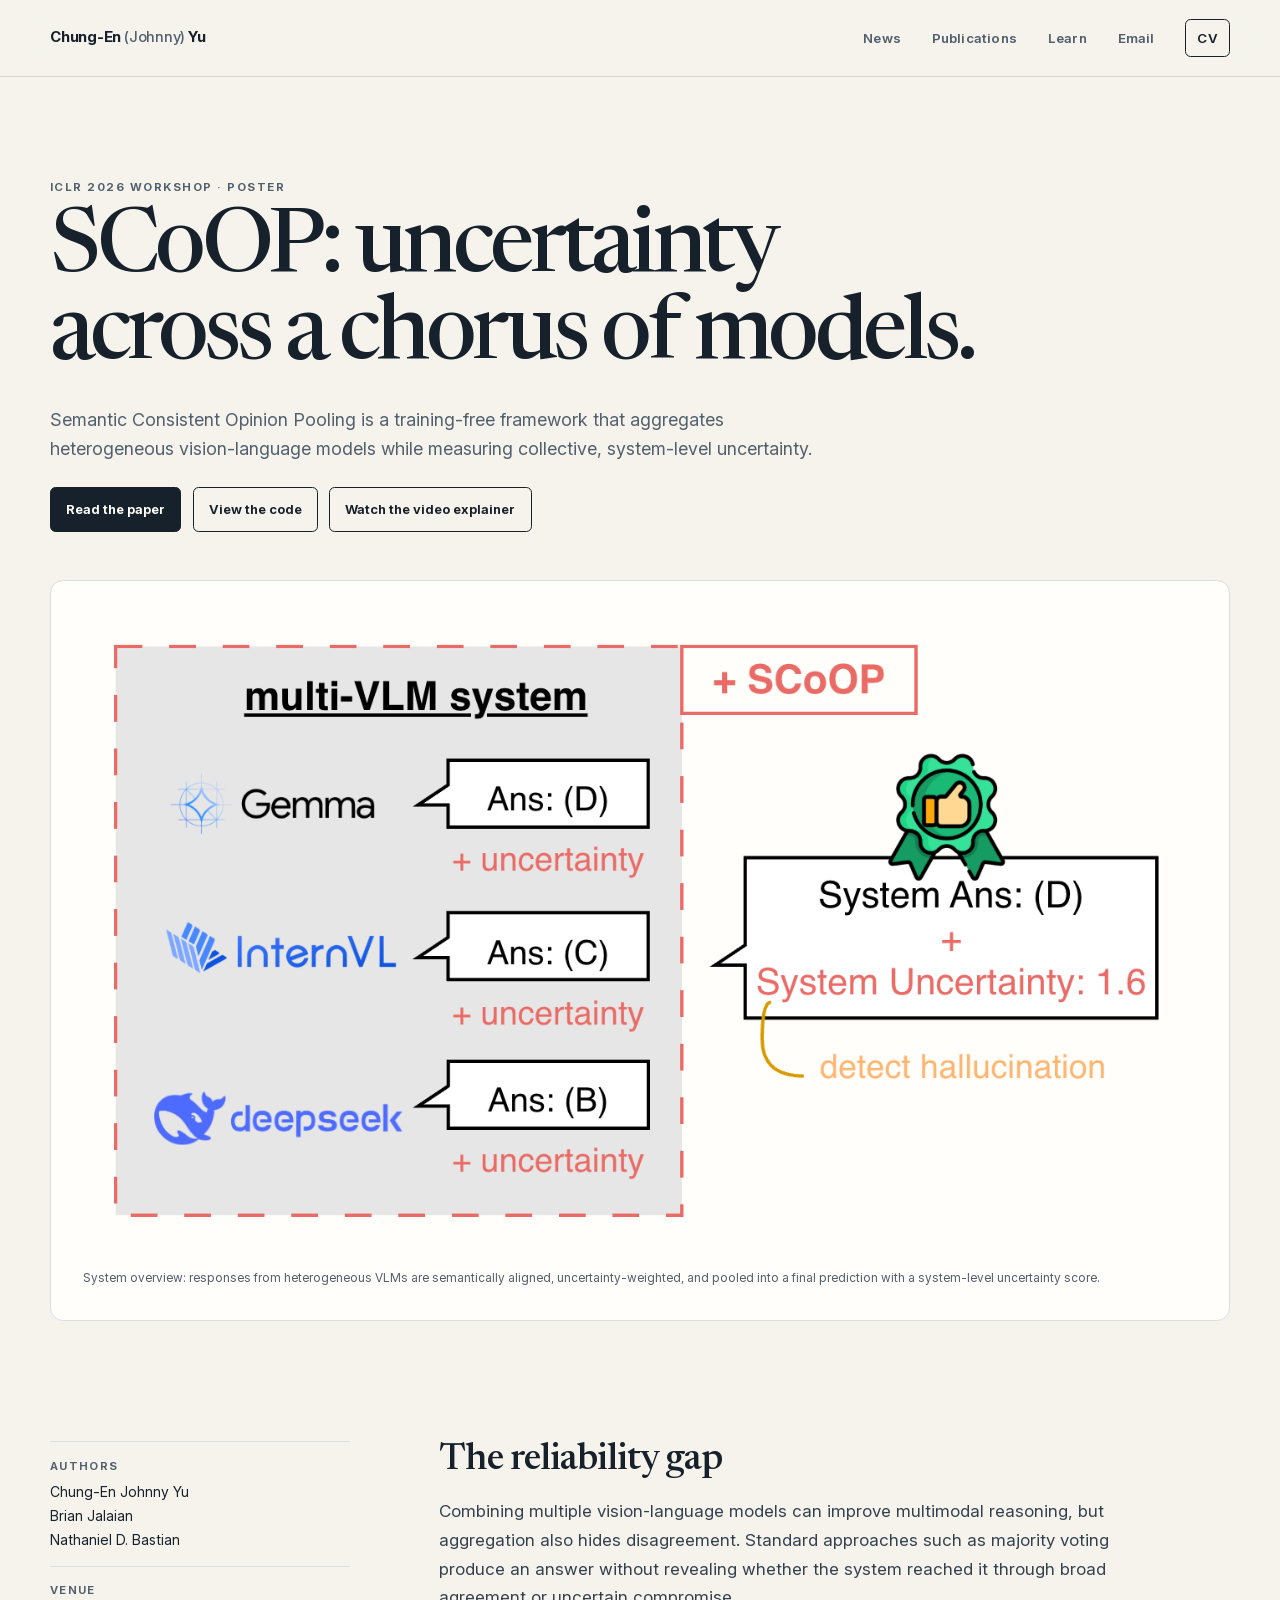
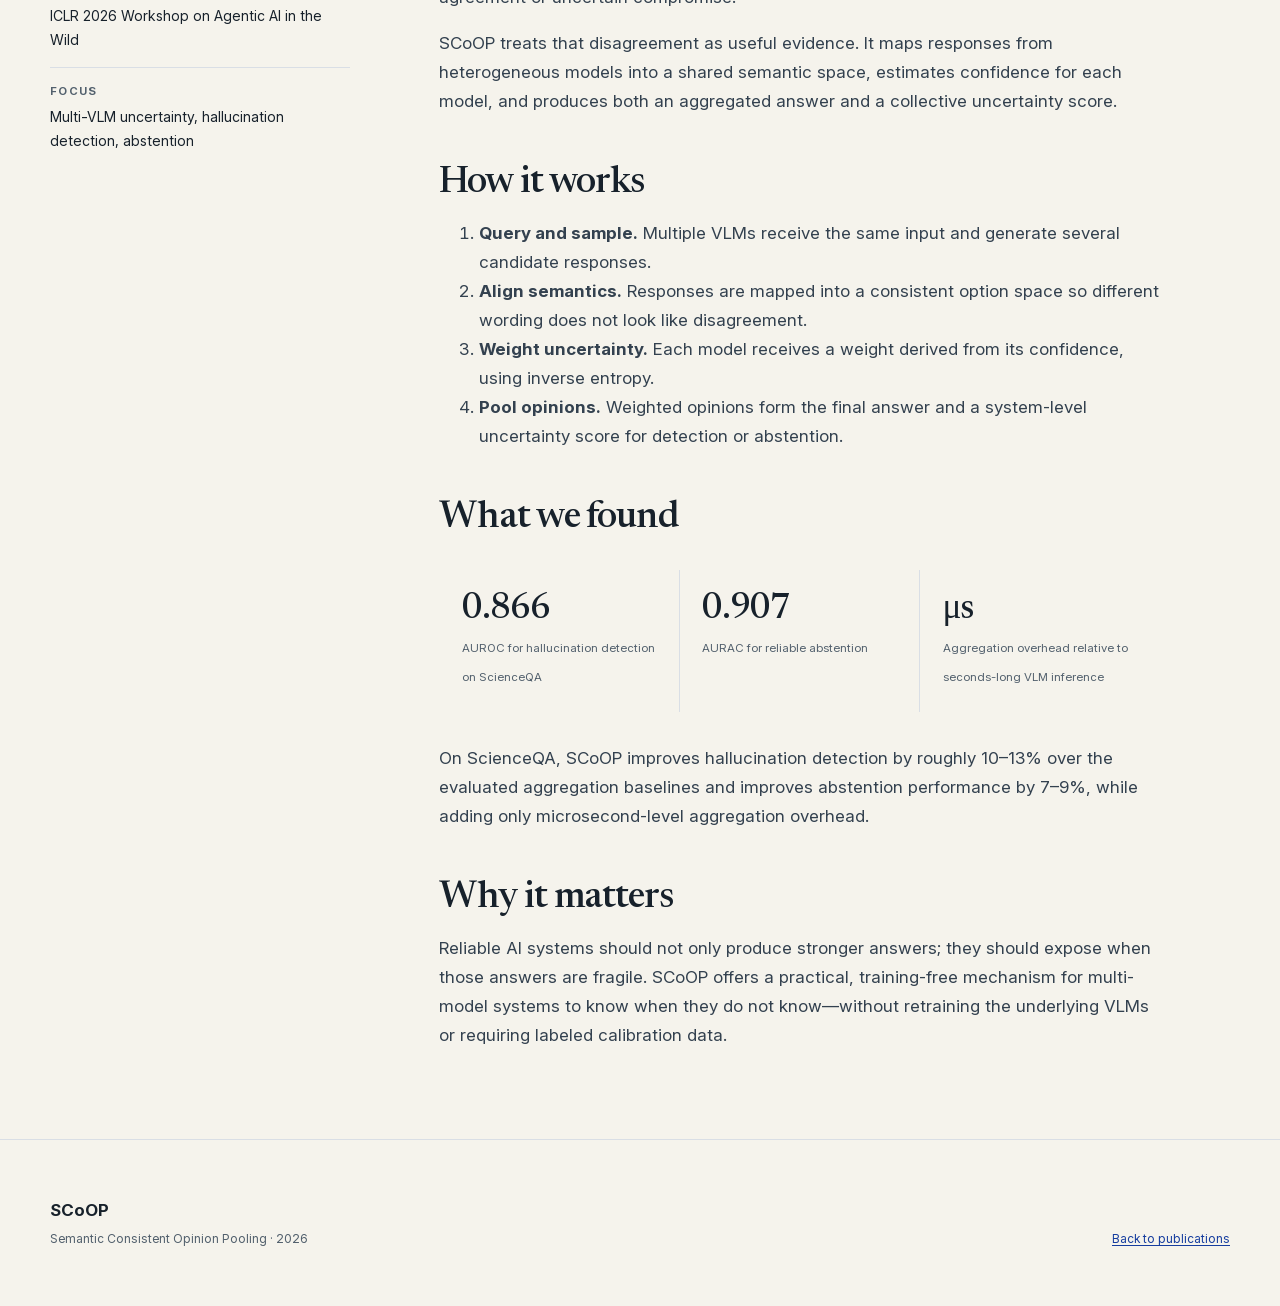
<file: research/scoop/index.html>
<!doctype html>
<html lang="en">
  <head>
    <meta charset="utf-8">
    <meta name="viewport" content="width=device-width, initial-scale=1">
    <meta name="color-scheme" content="light">
    <meta name="theme-color" content="#f5f3ec">
    <meta name="description" content="SCoOP is a training-free uncertainty quantification framework for detecting hallucinations and enabling abstention across multiple vision-language models.">
    <meta property="og:type" content="article">
    <meta property="og:title" content="SCoOP — Semantic Consistent Opinion Pooling">
    <meta property="og:description" content="System-level uncertainty for multi-VLM hallucination detection and reliable abstention.">
    <meta property="og:url" content="https://chungenyu6.github.io/my-personal-website/research/scoop/">
    <meta property="og:image" content="https://chungenyu6.github.io/my-personal-website/assets/images/social-card.jpg">
    <meta property="og:image:width" content="1200">
    <meta property="og:image:height" content="630">
    <meta property="og:image:alt" content="Chung-En (Johnny) Yu and the statement Reliable AI that knows when to doubt">
    <meta name="twitter:card" content="summary_large_image">
    <link rel="canonical" href="https://chungenyu6.github.io/my-personal-website/research/scoop/">
    <link rel="icon" href="../../favicon.ico" sizes="any">
    <link rel="preload" href="../../assets/fonts/inter-latin-variable.woff2" as="font" type="font/woff2" crossorigin>
    <link rel="preload" href="../../assets/fonts/newsreader-latin-variable.woff2" as="font" type="font/woff2" crossorigin>
    <link rel="stylesheet" href="../../assets/styles.css">
    <script src="../../assets/site.js" defer></script>
    <title>SCoOP — Chung-En (Johnny) Yu</title>
  </head>
  <body>
    <a class="skip-link" href="#main-content">Skip to main content</a>

    <header class="site-header">
      <div class="site-shell site-header__inner">
        <a class="site-name" href="../../">Chung-En <span>(Johnny)</span> Yu</a>
        <nav class="site-nav" aria-label="Primary navigation">
          <a href="../../news/">News</a>
          <a href="../../publications/">Publications</a>
          <a href="../../learn/">Learn</a>
          <button class="email-copy" type="button" data-email="chungenyu6@gmail.com" aria-label="Copy email address">Email</button>
          <a class="nav-cta" href="../../assets/documents/cv-chung-en-johnny-yu.pdf">CV</a>
        </nav>
        <p class="copy-status" role="status" aria-live="polite"></p>
      </div>
    </header>

    <main id="main-content">
      <article>
        <header class="project-hero site-shell">
          <p class="project-kicker">ICLR 2026 Workshop · Poster</p>
          <h1 class="project-title">SCoOP: uncertainty across a chorus of models.</h1>
          <p class="project-deck">
            Semantic Consistent Opinion Pooling is a training-free framework that aggregates heterogeneous vision-language models while measuring collective, system-level uncertainty.
          </p>
          <div class="button-row">
            <a class="button button--solid" href="https://doi.org/10.48550/arXiv.2603.23853">Read the paper</a>
            <a class="button" href="https://github.com/chungenyu6/SCoOP">View the code</a>
            <a class="button" href="https://brianjalaian.com/news/scoop-video">Watch the video explainer</a>
          </div>

          <figure class="project-figure">
            <img
              src="../../assets/images/scoop-overview.png"
              width="1332"
              height="764"
              alt="SCoOP system overview showing multiple vision-language models feeding uncertainty-weighted opinion pooling"
              decoding="async"
              loading="lazy"
            >
            <figcaption>System overview: responses from heterogeneous VLMs are semantically aligned, uncertainty-weighted, and pooled into a final prediction with a system-level uncertainty score.</figcaption>
          </figure>
        </header>

        <div class="project-content site-shell">
          <aside class="project-aside" aria-label="Project details">
            <dl>
              <div>
                <dt>Authors</dt>
                <dd>Chung-En Johnny Yu<br>Brian Jalaian<br>Nathaniel D. Bastian</dd>
              </div>
              <div>
                <dt>Venue</dt>
                <dd>ICLR 2026 Workshop on Agentic AI in the Wild</dd>
              </div>
              <div>
                <dt>Focus</dt>
                <dd>Multi-VLM uncertainty, hallucination detection, abstention</dd>
              </div>
            </dl>
          </aside>

          <div class="prose">
            <h2>The reliability gap</h2>
            <p>
              Combining multiple vision-language models can improve multimodal reasoning, but aggregation also hides disagreement. Standard approaches such as majority voting produce an answer without revealing whether the system reached it through broad agreement or uncertain compromise.
            </p>
            <p>
              SCoOP treats that disagreement as useful evidence. It maps responses from heterogeneous models into a shared semantic space, estimates confidence for each model, and produces both an aggregated answer and a collective uncertainty score.
            </p>

            <h2>How it works</h2>
            <ol>
              <li><strong>Query and sample.</strong> Multiple VLMs receive the same input and generate several candidate responses.</li>
              <li><strong>Align semantics.</strong> Responses are mapped into a consistent option space so different wording does not look like disagreement.</li>
              <li><strong>Weight uncertainty.</strong> Each model receives a weight derived from its confidence, using inverse entropy.</li>
              <li><strong>Pool opinions.</strong> Weighted opinions form the final answer and a system-level uncertainty score for detection or abstention.</li>
            </ol>

            <h2>What we found</h2>
            <div class="result-grid" aria-label="Key results">
              <div class="result"><strong>0.866</strong><span>AUROC for hallucination detection on ScienceQA</span></div>
              <div class="result"><strong>0.907</strong><span>AURAC for reliable abstention</span></div>
              <div class="result"><strong>μs</strong><span>Aggregation overhead relative to seconds-long VLM inference</span></div>
            </div>
            <p>
              On ScienceQA, SCoOP improves hallucination detection by roughly 10–13% over the evaluated aggregation baselines and improves abstention performance by 7–9%, while adding only microsecond-level aggregation overhead.
            </p>

            <h2>Why it matters</h2>
            <p>
              Reliable AI systems should not only produce stronger answers; they should expose when those answers are fragile. SCoOP offers a practical, training-free mechanism for multi-model systems to know when they do not know—without retraining the underlying VLMs or requiring labeled calibration data.
            </p>
          </div>
        </div>
      </article>
    </main>

    <footer class="site-footer">
      <div class="site-shell site-footer__inner">
        <div>
          <p class="footer-name">SCoOP</p>
          <p class="footer-note">Semantic Consistent Opinion Pooling · 2026</p>
        </div>
        <p class="footer-meta"><a href="../../publications/">Back to publications</a></p>
      </div>
    </footer>
  </body>
</html>
</file>
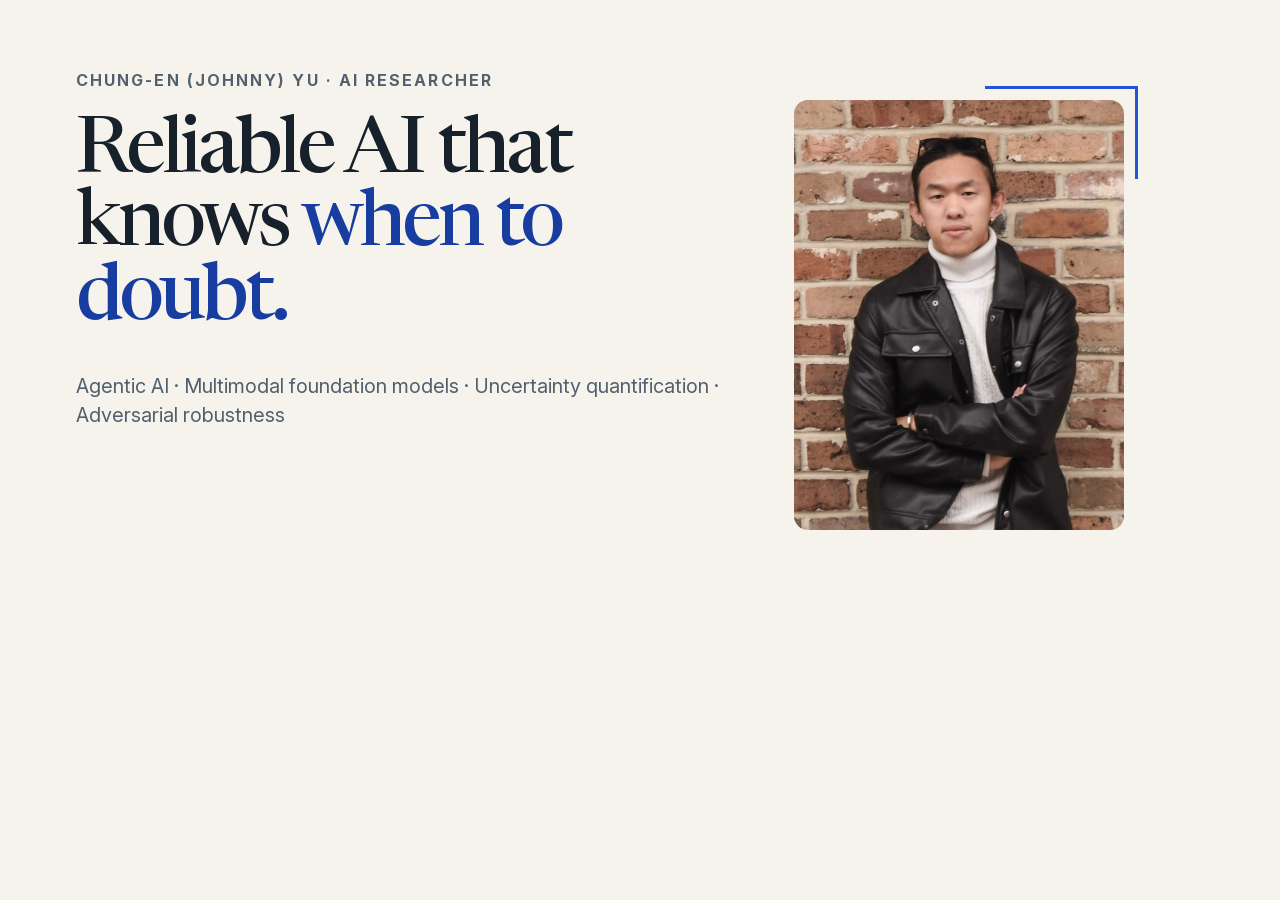
<file: docs/design/social-card.html>
<!doctype html>
<html lang="en">
  <head>
    <meta charset="utf-8">
    <meta name="viewport" content="width=device-width, initial-scale=1">
    <title>Social card source — Chung-En (Johnny) Yu</title>
    <style>
      @font-face {
        font-family: "Inter";
        font-weight: 400 700;
        src: url("/assets/fonts/inter-latin-variable.woff2") format("woff2");
      }
      @font-face {
        font-family: "Newsreader";
        font-weight: 400 600;
        src: url("/assets/fonts/newsreader-latin-variable.woff2") format("woff2");
      }
      * { box-sizing: border-box; }
      html, body { width: 1200px; height: 630px; margin: 0; overflow: hidden; }
      body {
        display: grid;
        grid-template-columns: 1fr 330px;
        gap: 64px;
        padding: 70px 76px;
        background: #f5f3ec;
        color: #17212b;
        font-family: "Inter", sans-serif;
      }
      .eyebrow {
        margin: 0 0 28px;
        color: #52606d;
        font-size: 16px;
        font-weight: 680;
        letter-spacing: 0.13em;
        text-transform: uppercase;
      }
      h1 {
        max-width: 700px;
        margin: 0 0 34px;
        font-family: "Newsreader", serif;
        font-size: 78px;
        font-weight: 470;
        letter-spacing: -0.05em;
        line-height: 0.94;
      }
      h1 span { color: #163d9f; }
      .focus {
        max-width: 670px;
        margin: 0;
        color: #52606d;
        font-size: 20px;
        line-height: 1.45;
      }
      .portrait {
        position: relative;
        align-self: center;
      }
      .portrait::before {
        position: absolute;
        top: -14px;
        right: -14px;
        width: 150px;
        height: 90px;
        border-top: 3px solid #2156d9;
        border-right: 3px solid #2156d9;
        content: "";
      }
      img {
        display: block;
        position: relative;
        width: 330px;
        height: 430px;
        border-radius: 14px;
        object-fit: cover;
        object-position: 50% 38%;
      }
    </style>
  </head>
  <body>
    <main>
      <p class="eyebrow">Chung-En (Johnny) Yu · AI researcher</p>
      <h1>Reliable AI that knows <span>when to doubt.</span></h1>
      <p class="focus">Agentic AI · Multimodal foundation models · Uncertainty quantification · Adversarial robustness</p>
    </main>
    <div class="portrait">
      <img src="/assets/images/johnny-yu.jpg" alt="">
    </div>
  </body>
</html>
</file>
<file: assets/styles.css>
@font-face {
  font-family: "Inter";
  font-style: normal;
  font-weight: 400 700;
  font-display: swap;
  src: url("./fonts/inter-latin-variable.woff2") format("woff2");
}

@font-face {
  font-family: "Newsreader";
  font-style: normal;
  font-weight: 400 600;
  font-display: swap;
  src: url("./fonts/newsreader-latin-variable.woff2") format("woff2");
}

:root {
  color-scheme: light;
  --paper: #f5f3ec;
  --paper-deep: #ece9df;
  --ink: #17212b;
  --slate: #52606d;
  --signal: #2156d9;
  --signal-dark: #163d9f;
  --mist: #d9dee5;
  --mist-soft: #e8ebef;
  --sage: #dde5dd;
  --white: #fffefa;
  --max-width: 73.75rem;
  --reading-width: 45rem;
  --space-1: 0.5rem;
  --space-2: 0.75rem;
  --space-3: 1rem;
  --space-4: 1.5rem;
  --space-5: 2rem;
  --space-6: 3rem;
  --space-7: 4.5rem;
  --space-8: 7rem;
  --radius-sm: 0.35rem;
  --radius-md: 0.8rem;
  --shadow-soft: 0 1.25rem 4rem rgb(23 33 43 / 10%);
}

*,
*::before,
*::after {
  box-sizing: border-box;
}

html {
  scroll-behavior: smooth;
  scroll-padding-top: 6rem;
}

body {
  margin: 0;
  background: var(--paper);
  color: var(--ink);
  font-family: "Inter", ui-sans-serif, system-ui, -apple-system, BlinkMacSystemFont, "Segoe UI", sans-serif;
  font-size: 1.0625rem;
  font-variation-settings: "opsz" 18;
  line-height: 1.7;
  text-rendering: optimizeLegibility;
  -webkit-font-smoothing: antialiased;
}

::selection {
  background: #cbd8ff;
  color: var(--ink);
}

img {
  display: block;
  height: auto;
  max-width: 100%;
}

a {
  color: var(--signal-dark);
  -webkit-tap-highlight-color: rgb(33 86 217 / 18%);
  text-decoration-thickness: 0.08em;
  text-underline-offset: 0.2em;
  touch-action: manipulation;
}

[id] {
  scroll-margin-top: 6rem;
}

a:hover {
  color: var(--signal);
}

a:focus-visible,
button:focus-visible,
summary:focus-visible {
  border-radius: 0.2rem;
  outline: 0.2rem solid var(--signal);
  outline-offset: 0.25rem;
}

h1,
h2,
h3,
p,
ul,
ol,
figure {
  margin-top: 0;
}

h1,
h2,
h3 {
  text-wrap: balance;
}

p,
li {
  text-wrap: pretty;
}

.skip-link {
  position: fixed;
  z-index: 100;
  top: var(--space-3);
  left: var(--space-3);
  padding: 0.65rem 0.9rem;
  transform: translateY(-200%);
  background: var(--ink);
  color: var(--white);
  font-size: 0.875rem;
  font-weight: 650;
  text-decoration: none;
}

.skip-link:focus {
  transform: translateY(0);
}

.site-shell {
  width: min(calc(100% - 3rem), var(--max-width));
  margin-inline: auto;
}

.site-header {
  position: sticky;
  z-index: 50;
  top: 0;
  border-bottom: 1px solid rgb(23 33 43 / 14%);
  background: rgb(245 243 236 / 92%);
  backdrop-filter: blur(1rem);
}

.site-header__inner {
  display: flex;
  min-height: 4.75rem;
  align-items: center;
  justify-content: space-between;
  gap: var(--space-4);
}

.site-name {
  color: var(--ink);
  font-size: 0.93rem;
  font-weight: 720;
  letter-spacing: -0.015em;
  text-decoration: none;
  white-space: nowrap;
}

.site-name span {
  color: var(--slate);
  font-weight: 500;
}

.site-nav {
  display: flex;
  align-items: center;
  gap: clamp(1rem, 2.4vw, 2rem);
}

.site-nav a,
.site-nav button {
  color: var(--slate);
  font-family: inherit;
  font-size: 0.83rem;
  font-weight: 620;
  letter-spacing: 0.015em;
  text-decoration: none;
}

.site-nav a:hover,
.site-nav button:hover,
.site-nav a[aria-current="page"] {
  color: var(--ink);
}

.email-copy {
  margin: 0;
  padding: 0;
  border: 0;
  background: transparent;
  cursor: pointer;
}

.copy-status {
  position: fixed;
  z-index: 100;
  right: 1.25rem;
  bottom: 1.25rem;
  margin: 0;
  padding: 0.65rem 0.85rem;
  border-radius: var(--radius-sm);
  background: var(--ink);
  box-shadow: 0 0.75rem 2rem rgb(23 33 43 / 18%);
  color: var(--white);
  font-size: 0.78rem;
  font-weight: 650;
  opacity: 0;
  pointer-events: none;
  transform: translateY(0.5rem);
  transition: opacity 160ms ease, transform 160ms ease;
}

.copy-status.is-visible {
  opacity: 1;
  transform: translateY(0);
}

.site-nav .nav-cta {
  padding: 0.45rem 0.7rem;
  border: 1px solid var(--ink);
  border-radius: var(--radius-sm);
  color: var(--ink);
}

.site-nav .nav-cta:hover {
  background: var(--ink);
  color: var(--white);
}

.hero {
  padding-block: clamp(4rem, 8vw, 7.5rem) clamp(4.5rem, 8vw, 7rem);
}

.hero-grid {
  display: grid;
  align-items: start;
  gap: clamp(3rem, 8vw, 7rem);
  grid-template-columns: minmax(0, 1.7fr) minmax(15rem, 0.7fr);
}

.eyebrow,
.section-index,
.record-meta,
.meta-label,
.publication-venue,
.project-kicker {
  color: var(--slate);
  font-size: 0.72rem;
  font-weight: 680;
  letter-spacing: 0.13em;
  line-height: 1.4;
  text-transform: uppercase;
}

.hero h1 {
  max-width: 14ch;
  margin-bottom: var(--space-5);
  font-family: "Newsreader", ui-serif, Georgia, serif;
  font-size: clamp(3.3rem, 7vw, 6.7rem);
  font-variation-settings: "opsz" 68;
  font-weight: 470;
  letter-spacing: -0.055em;
  line-height: 0.93;
}

.hero h1 em {
  color: var(--signal-dark);
  font-style: normal;
}

.hero-intro {
  max-width: 42rem;
  margin-bottom: var(--space-4);
  color: #293746;
  font-size: clamp(1.12rem, 1.8vw, 1.35rem);
  line-height: 1.58;
}

.hero-affiliation {
  max-width: 42rem;
  margin-bottom: 0;
  color: var(--slate);
  font-size: 0.94rem;
}

.profile-card {
  position: relative;
}

.profile-card::before {
  position: absolute;
  z-index: -1;
  top: -0.8rem;
  right: -0.8rem;
  width: 42%;
  height: 5.75rem;
  border-top: 0.18rem solid var(--signal);
  border-right: 0.18rem solid var(--signal);
  content: "";
}

.profile-portrait {
  margin: 0;
}

.profile-photo {
  width: 100%;
  aspect-ratio: 4 / 4.7;
  border-radius: var(--radius-md);
  box-shadow: var(--shadow-soft);
  object-fit: cover;
  object-position: 50% 38%;
}

.profile-name {
  margin: var(--space-4) 0 0.15rem;
  font-family: "Newsreader", ui-serif, Georgia, serif;
  font-size: 1.45rem;
  font-variation-settings: "opsz" 32;
  font-weight: 520;
  letter-spacing: -0.02em;
  line-height: 1.2;
}

.profile-role {
  margin: 0 0 var(--space-3);
  font-size: 1rem;
  font-weight: 680;
  line-height: 1.4;
}

.profile-links {
  display: flex;
  flex-wrap: wrap;
  gap: 0.125rem 1rem;
  margin: 0;
  padding: 0;
  list-style: none;
}

.profile-links a {
  display: inline-flex;
  align-items: center;
  gap: 0.25rem;
  min-height: 1.5rem;
  color: var(--slate);
  font-size: 0.75rem;
  font-weight: 550;
  text-decoration: none;
}

.profile-links a:hover {
  color: var(--signal-dark);
}

.profile-links svg {
  width: 0.625rem;
  height: 0.625rem;
  flex: none;
  fill: currentColor;
}

.text-link::after,
.record-link::after {
  margin-left: 0.25em;
  content: "↗";
  font-size: 0.85em;
}

.focus-strip {
  border-block-start: 1px solid var(--mist);
}

.focus-strip__inner {
  display: grid;
  padding-block: 1.3rem;
  gap: 1.25rem;
  grid-template-columns: max-content minmax(0, 1fr);
}

.focus-strip__inner .meta-label {
  white-space: nowrap;
}

.focus-list {
  display: flex;
  flex-wrap: wrap;
  gap: 0.5rem 1.5rem;
  margin: 0;
  padding: 0;
  list-style: none;
}

.focus-list li {
  color: #33404d;
  font-size: 0.9rem;
  font-weight: 540;
}

.content-section {
  padding-block: var(--space-8);
}

.home-section {
  padding-block: clamp(2.75rem, 5vw, 4.75rem);
  border-top: 2px solid rgb(23 33 43 / 40%);
}

.home-section-heading {
  display: flex;
  flex-wrap: wrap;
  align-items: center;
  gap: 0.7rem 1rem;
  margin-bottom: clamp(1.5rem, 3vw, 2.5rem);
}

.home-section-heading h2 {
  flex: 1 1 12rem;
  margin: 0;
  font: 500 clamp(2rem, 4.75vw, 4.2rem)/1 "Newsreader", Georgia, serif;
  letter-spacing: -0.035em;
}

.home-section-number {
  padding: 0.24rem 0.5rem;
  background: var(--ink);
  color: var(--paper);
  font-size: 0.8rem;
  font-weight: 680;
  font-variant-numeric: tabular-nums;
}

.home-teaching-intro {
  color: var(--slate);
}

.home-section .home-teaching-list {
  display: grid;
  gap: 0 clamp(1rem, 4vw, 3rem);
  grid-template-columns: repeat(auto-fit, minmax(min(100%, 17rem), 1fr));
}

.home-section .home-teaching-list li {
  border-top: 1px solid var(--mist);
}

.section-heading {
  display: grid;
  margin-bottom: var(--space-6);
  align-items: end;
  gap: 1.5rem;
  grid-template-columns: 11rem 1fr auto;
}

.section-heading h2,
.subpage-heading h1 {
  margin-bottom: 0;
  font-family: "Newsreader", ui-serif, Georgia, serif;
  font-variation-settings: "opsz" 48;
  font-weight: 500;
  letter-spacing: -0.035em;
  line-height: 1;
}

.section-heading h2 {
  font-size: clamp(2.6rem, 5vw, 4.4rem);
}

.section-heading > p {
  max-width: 21rem;
  margin-bottom: 0.25rem;
  color: var(--slate);
  font-size: 0.86rem;
  line-height: 1.55;
}

.text-link {
  color: var(--ink);
  font-size: 0.82rem;
  font-weight: 660;
  text-decoration: none;
}

.research-list,
.news-list,
.publication-list,
.lesson-list {
  margin: 0;
  padding: 0;
  list-style: none;
}

.research-record {
  display: grid;
  position: relative;
  padding-block: 2.15rem;
  border-top: 1px solid var(--mist);
  gap: 1.5rem;
  grid-template-columns: 11rem minmax(0, 1fr) auto;
}

.research-record:last-child {
  border-bottom: 1px solid var(--mist);
}

.research-record::before {
  position: absolute;
  top: -1px;
  left: 0;
  width: 2.4rem;
  height: 0.18rem;
  background: var(--signal);
  content: "";
  transform: scaleX(0.35);
  transform-origin: left;
  transition: transform 180ms ease;
}

.research-record:hover::before {
  transform: scaleX(1);
}

.record-meta {
  padding-top: 0.35rem;
}

.record-meta span {
  display: block;
  margin-top: 0.45rem;
  color: var(--ink);
  font-size: 0.72rem;
  font-weight: 620;
  letter-spacing: 0;
  text-transform: none;
}

.record-body h3 {
  max-width: 45rem;
  margin-bottom: 0.55rem;
  font-family: "Newsreader", ui-serif, Georgia, serif;
  font-size: clamp(1.55rem, 2.6vw, 2.1rem);
  font-variation-settings: "opsz" 36;
  font-weight: 520;
  letter-spacing: -0.025em;
  line-height: 1.1;
}

.record-body p {
  max-width: 43rem;
  margin-bottom: 0;
  color: var(--slate);
  font-size: 0.92rem;
  line-height: 1.65;
}

.record-actions {
  display: flex;
  min-width: 5.5rem;
  padding-top: 0.25rem;
  align-items: flex-start;
  justify-content: flex-end;
  gap: 0.8rem;
}

.record-link {
  color: var(--ink);
  font-size: 0.76rem;
  font-weight: 670;
  text-decoration: none;
}

.news-grid {
  display: grid;
  gap: clamp(2.5rem, 7vw, 6rem);
  grid-template-columns: minmax(0, 0.72fr) minmax(0, 1.28fr);
}

.news-intro h2 {
  margin-bottom: var(--space-4);
  font-family: "Newsreader", ui-serif, Georgia, serif;
  font-size: clamp(2.5rem, 5vw, 4.2rem);
  font-variation-settings: "opsz" 48;
  font-weight: 500;
  letter-spacing: -0.035em;
  line-height: 1;
}

.news-intro p {
  max-width: 26rem;
  color: var(--slate);
}

.news-item {
  display: grid;
  padding-block: 1.25rem;
  border-top: 1px solid var(--mist);
  gap: 1rem;
  grid-template-columns: 7rem 1fr;
}

.news-item time {
  color: var(--slate);
  font-size: 0.75rem;
  font-variant-numeric: tabular-nums;
  font-weight: 620;
}

.news-item p {
  margin-bottom: 0;
  font-size: 0.94rem;
  line-height: 1.55;
}

.news-archive {
  max-width: 58rem;
  margin-inline: auto;
}

.news-archive .news-item {
  padding-block: 1.5rem;
  grid-template-columns: 8rem minmax(0, 1fr);
}

.visually-hidden {
  position: absolute;
  width: 1px;
  height: 1px;
  padding: 0;
  overflow: hidden;
  clip: rect(0, 0, 0, 0);
  white-space: nowrap;
  border: 0;
}

.teaching-overview {
  display: grid;
  grid-template-columns: minmax(0, 1fr) minmax(0, 1.55fr);
  gap: clamp(1.25rem, 5vw, 4rem);
  padding-block: clamp(1.5rem, 4vw, 3rem);
  border-top: 1px solid var(--mist);
}

.teaching-overview h2 {
  margin: 0 0 0.55rem;
  font: 500 clamp(2rem, 4vw, 3.5rem)/1 "Newsreader", Georgia, serif;
  letter-spacing: -0.035em;
}

.teaching-overview p {
  margin-bottom: 0.65rem;
  color: var(--slate);
}

.teaching-catalog {
  padding-block: clamp(2rem, 6vw, 5rem);
}

.teaching-list {
  margin: 0;
  padding: 0;
  list-style: none;
}

.teaching-list li + li {
  border-top: 1px solid var(--mist);
}

.teaching-link {
  display: flex;
  align-items: baseline;
  justify-content: space-between;
  gap: 1rem;
  padding: 0.75rem 0.5rem;
  color: var(--ink);
  text-decoration: none;
}

.teaching-link:hover {
  background: var(--sage);
}

.teaching-link small {
  display: block;
  color: var(--slate);
  font-size: 0.875rem;
}

@media (max-width: 42rem) {
  .teaching-overview {
    grid-template-columns: 1fr;
  }
}

.learn-panel {
  position: relative;
  overflow: hidden;
  padding: clamp(2rem, 5vw, 4.25rem);
  border-radius: var(--radius-md);
  background: var(--sage);
}

.learn-panel::after {
  position: absolute;
  right: -5rem;
  bottom: -9rem;
  width: 19rem;
  height: 19rem;
  border: 1px solid rgb(23 33 43 / 18%);
  border-radius: 50%;
  content: "";
}

.learn-panel__grid {
  display: grid;
  position: relative;
  z-index: 1;
  gap: 3rem;
  grid-template-columns: minmax(0, 1fr) minmax(16rem, 0.75fr);
}

.learn-panel h2 {
  max-width: 13ch;
  margin-bottom: var(--space-4);
  font-family: "Newsreader", ui-serif, Georgia, serif;
  font-size: clamp(2.7rem, 5.2vw, 4.8rem);
  font-variation-settings: "opsz" 50;
  font-weight: 500;
  letter-spacing: -0.04em;
  line-height: 0.98;
}

.learn-panel p {
  max-width: 39rem;
  margin-bottom: var(--space-5);
  color: #35433a;
}

.button-row {
  display: flex;
  flex-wrap: wrap;
  gap: 0.7rem;
}

.button-row--spaced {
  margin-top: var(--space-5);
}

.button {
  display: inline-flex;
  min-height: 2.8rem;
  padding: 0.65rem 0.95rem;
  border: 1px solid var(--ink);
  border-radius: var(--radius-sm);
  align-items: center;
  justify-content: center;
  color: var(--ink);
  font-size: 0.82rem;
  font-weight: 670;
  text-decoration: none;
}

.button:hover {
  background: var(--ink);
  color: var(--white);
}

.button--solid {
  background: var(--ink);
  color: var(--white);
}

.button--solid:hover {
  background: var(--signal-dark);
}

.learn-stat {
  padding-block: 1rem;
  border-top: 1px solid rgb(23 33 43 / 18%);
}

.learn-stat strong {
  display: block;
  margin-bottom: 0.15rem;
  font-family: "Newsreader", ui-serif, Georgia, serif;
  font-size: 2.2rem;
  font-variation-settings: "opsz" 36;
  font-weight: 520;
  letter-spacing: -0.03em;
  line-height: 1;
}

.learn-stat span {
  color: #4c5a51;
  font-size: 0.78rem;
}

.site-footer {
  padding-block: 3.5rem;
  border-top: 1px solid var(--mist);
}

.site-footer__inner {
  display: flex;
  align-items: flex-end;
  justify-content: space-between;
  gap: 2rem;
}

.footer-name {
  margin-bottom: 0.3rem;
  font-weight: 680;
}

.footer-note,
.footer-meta {
  margin-bottom: 0;
  color: var(--slate);
  font-size: 0.75rem;
}

.footer-meta {
  text-align: right;
}

.subpage-hero {
  padding-block: clamp(4rem, 8vw, 7rem) var(--space-7);
  border-bottom: 1px solid var(--mist);
}

.subpage-heading {
  display: grid;
  gap: 2rem;
  grid-template-columns: 11rem minmax(0, 1fr);
}

.subpage-heading h1 {
  max-width: 14ch;
  font-size: clamp(3.5rem, 7vw, 6.5rem);
}

.subpage-heading__intro {
  max-width: var(--reading-width);
  margin-top: var(--space-5);
  margin-bottom: 0;
  color: var(--slate);
  font-size: 1.08rem;
}

.year-group {
  display: grid;
  padding-block: var(--space-6);
  border-top: 1px solid var(--mist);
  gap: 1.5rem;
  grid-template-columns: 11rem 1fr;
}

.year-group:first-child {
  border-top: 0;
}

.year-label {
  font-family: "Newsreader", ui-serif, Georgia, serif;
  font-size: 2.4rem;
  font-variation-settings: "opsz" 36;
  font-weight: 500;
  letter-spacing: -0.03em;
}

.publication-item {
  padding: 0 0 2rem;
}

.publication-item + .publication-item {
  padding-top: 2rem;
  border-top: 1px solid var(--mist-soft);
}

.publication-item h2 {
  max-width: 50rem;
  margin-bottom: 0.55rem;
  font-size: 1.13rem;
  font-weight: 660;
  letter-spacing: -0.015em;
  line-height: 1.42;
}

.publication-authors,
.publication-details {
  max-width: 52rem;
  margin-bottom: 0.4rem;
  color: var(--slate);
  font-size: 0.85rem;
  line-height: 1.55;
}

.publication-details {
  color: #354250;
}

.publication-links {
  display: flex;
  flex-wrap: wrap;
  gap: 0.45rem 1rem;
  margin-top: 0.75rem;
}

.publication-links a {
  font-size: 0.76rem;
  font-weight: 660;
  text-decoration: none;
}

.project-hero {
  padding-block: clamp(4rem, 8vw, 7rem) var(--space-6);
}

.project-title {
  max-width: 18ch;
  margin-bottom: var(--space-4);
  font-family: "Newsreader", ui-serif, Georgia, serif;
  font-size: clamp(3.1rem, 7vw, 6.2rem);
  font-variation-settings: "opsz" 64;
  font-weight: 480;
  letter-spacing: -0.05em;
  line-height: 0.97;
}

.project-deck {
  max-width: 48rem;
  margin-bottom: var(--space-4);
  color: var(--slate);
  font-size: 1.12rem;
  line-height: 1.62;
}

.project-figure {
  margin: var(--space-6) 0 0;
  padding: clamp(1rem, 3vw, 2rem);
  border: 1px solid var(--mist);
  border-radius: var(--radius-md);
  background: var(--white);
}

.project-figure img {
  width: 100%;
  height: auto;
}

.project-figure figcaption {
  margin-top: 1rem;
  color: var(--slate);
  font-size: 0.75rem;
}

.project-content {
  display: grid;
  padding-block: var(--space-7);
  gap: clamp(3rem, 7vw, 7rem);
  grid-template-columns: minmax(14rem, 0.55fr) minmax(0, 1.45fr);
}

.project-aside {
  align-self: start;
}

.project-aside dl {
  margin: 0;
}

.project-aside div {
  padding-block: 0.9rem;
  border-top: 1px solid var(--mist);
}

.project-aside dt {
  color: var(--slate);
  font-size: 0.7rem;
  font-weight: 670;
  letter-spacing: 0.12em;
  text-transform: uppercase;
}

.project-aside dd {
  margin: 0.25rem 0 0;
  font-size: 0.88rem;
}

.prose {
  max-width: var(--reading-width);
}

.prose h2 {
  margin: 3rem 0 1rem;
  font-family: "Newsreader", ui-serif, Georgia, serif;
  font-size: 2.35rem;
  font-variation-settings: "opsz" 40;
  font-weight: 520;
  letter-spacing: -0.03em;
  line-height: 1.05;
}

.prose h2:first-child {
  margin-top: 0;
}

.prose p,
.prose li {
  color: #33414f;
}

.result-grid {
  display: grid;
  margin-block: var(--space-5);
  gap: 1px;
  grid-template-columns: repeat(3, 1fr);
  background: var(--mist);
}

.result {
  padding: 1.4rem;
  background: var(--paper);
}

.result strong {
  display: block;
  margin-bottom: 0.25rem;
  font-family: "Newsreader", ui-serif, Georgia, serif;
  font-size: 2.2rem;
  font-variation-settings: "opsz" 36;
  font-weight: 520;
  letter-spacing: -0.03em;
  line-height: 1;
}

.result span {
  color: var(--slate);
  font-size: 0.72rem;
  line-height: 1.4;
}

.lesson-list {
  border-top: 1px solid var(--mist);
}

.lesson-item {
  display: grid;
  padding-block: 1.65rem;
  border-bottom: 1px solid var(--mist);
  gap: 1.2rem;
  grid-template-columns: 3rem minmax(0, 1fr) auto;
}

.lesson-number {
  color: var(--signal-dark);
  font-size: 0.75rem;
  font-variant-numeric: tabular-nums;
  font-weight: 680;
}

.lesson-item h2 {
  margin-bottom: 0.25rem;
  font-size: 1rem;
  font-weight: 660;
}

.lesson-item p {
  max-width: 42rem;
  margin-bottom: 0;
  color: var(--slate);
  font-size: 0.82rem;
}

.lesson-links {
  display: flex;
  align-items: center;
  gap: 0.85rem;
}

.lesson-links a {
  font-size: 0.74rem;
  font-weight: 660;
  text-decoration: none;
}

.not-found {
  display: grid;
  min-height: calc(100vh - 4.75rem);
  padding-block: 5rem;
  place-items: center;
  text-align: center;
}

.not-found h1 {
  margin-bottom: 1rem;
  font-family: "Newsreader", ui-serif, Georgia, serif;
  font-size: clamp(4rem, 12vw, 8rem);
  font-weight: 500;
  letter-spacing: -0.06em;
  line-height: 0.9;
}

.not-found p {
  max-width: 34rem;
  color: var(--slate);
}

@media (max-width: 58rem) {
  .hero-grid,
  .news-grid,
  .learn-panel__grid,
  .project-content {
    grid-template-columns: 1fr;
  }

  .hero h1 {
    max-width: 13ch;
  }

  .profile-card {
    display: grid;
    max-width: 38rem;
    align-items: end;
    gap: 0 1.5rem;
    grid-template-columns: 12rem 1fr;
  }

  .profile-card::before {
    left: 11rem;
    right: auto;
  }

  .profile-portrait {
    grid-row: span 2;
  }

  .section-heading,
  .research-record,
  .subpage-heading,
  .year-group {
    grid-template-columns: 8rem minmax(0, 1fr);
  }

  .section-heading > p,
  .section-heading > .text-link,
  .record-actions {
    grid-column: 2;
  }

  .record-actions {
    justify-content: flex-start;
  }

  .project-aside {
    display: grid;
    gap: 1rem;
    grid-template-columns: repeat(3, 1fr);
  }

  .project-aside dl {
    display: contents;
  }
}

@media (max-width: 42rem) {
  :root {
    --space-7: 3.25rem;
    --space-8: 4.5rem;
  }

  body {
    font-size: 1rem;
  }

  .site-shell {
    width: min(calc(100% - 2rem), var(--max-width));
  }

  .site-header {
    position: static;
  }

  .site-header__inner {
    padding-block: 1rem;
    align-items: flex-start;
    flex-direction: column;
    gap: 0.75rem;
  }

  .site-nav {
    width: 100%;
    overflow-x: auto;
    padding-bottom: 0.2rem;
    gap: 1rem;
    scrollbar-width: none;
  }

  .site-nav::-webkit-scrollbar {
    display: none;
  }

  .site-nav a,
  .site-nav button {
    white-space: nowrap;
  }

  .hero {
    padding-top: 3.5rem;
  }

  .hero h1 {
    font-size: clamp(3.1rem, 15vw, 4.5rem);
  }

  .profile-card {
    display: block;
    max-width: 18rem;
  }

  .profile-card::before {
    left: auto;
    right: -0.65rem;
  }

  .focus-strip__inner,
  .section-heading,
  .research-record,
  .subpage-heading,
  .year-group,
  .lesson-item {
    grid-template-columns: 1fr;
  }

  .section-heading > p,
  .section-heading > .text-link,
  .record-actions {
    grid-column: auto;
  }

  .section-heading {
    gap: 0.75rem;
  }

  .section-heading h2 {
    font-size: 3rem;
  }

  .news-item {
    grid-template-columns: 5.8rem 1fr;
  }

  .learn-panel {
    padding: 1.6rem;
  }

  .site-footer__inner {
    align-items: flex-start;
    flex-direction: column;
  }

  .footer-meta {
    text-align: left;
  }

  .project-aside,
  .result-grid {
    grid-template-columns: 1fr;
  }

  .lesson-links {
    align-items: flex-start;
  }
}

@media (prefers-reduced-motion: reduce) {
  html {
    scroll-behavior: auto;
  }

  *,
  *::before,
  *::after {
    scroll-behavior: auto !important;
    transition-duration: 0.01ms !important;
  }
}

@media print {
  .site-header,
  .skip-link,
  .button-row,
  .record-actions {
    display: none;
  }

  body {
    background: white;
    color: black;
    font-size: 11pt;
  }

  .site-shell {
    width: 100%;
  }

  a {
    color: inherit;
  }
}
</file>
